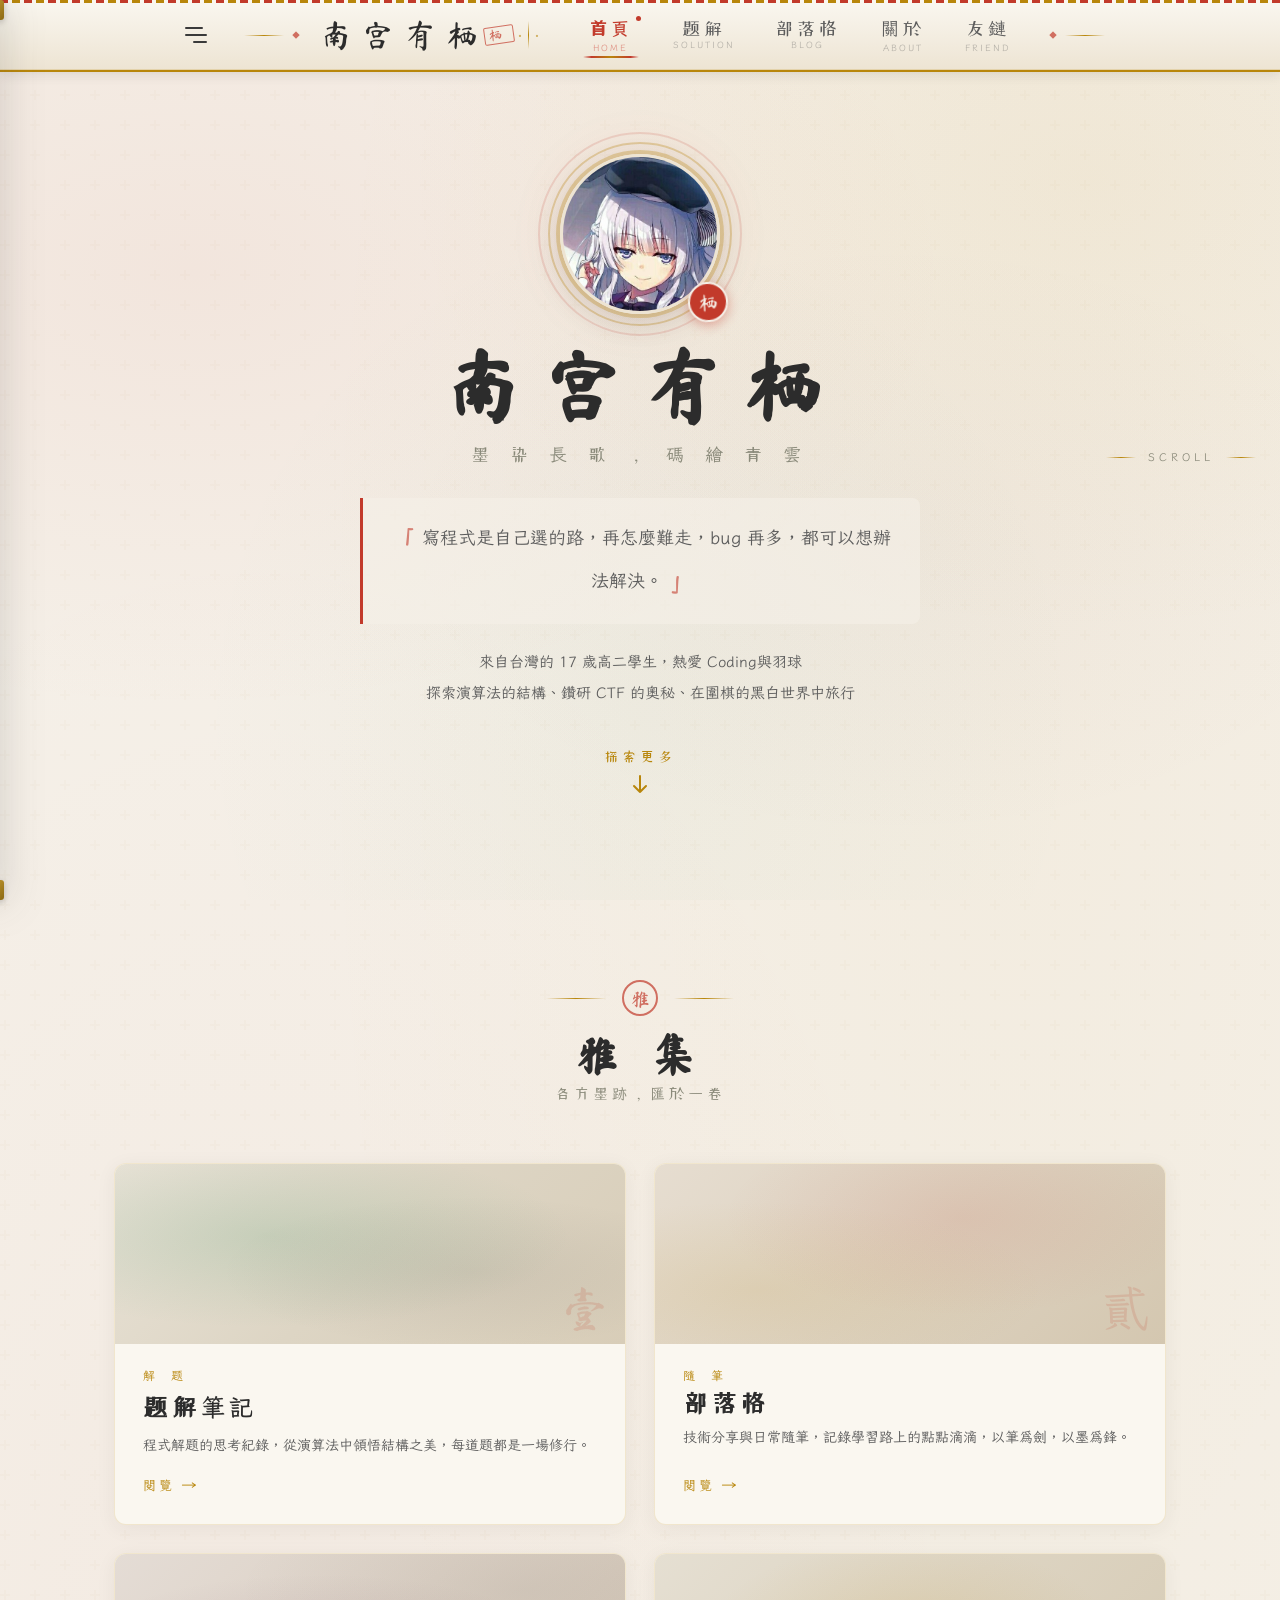
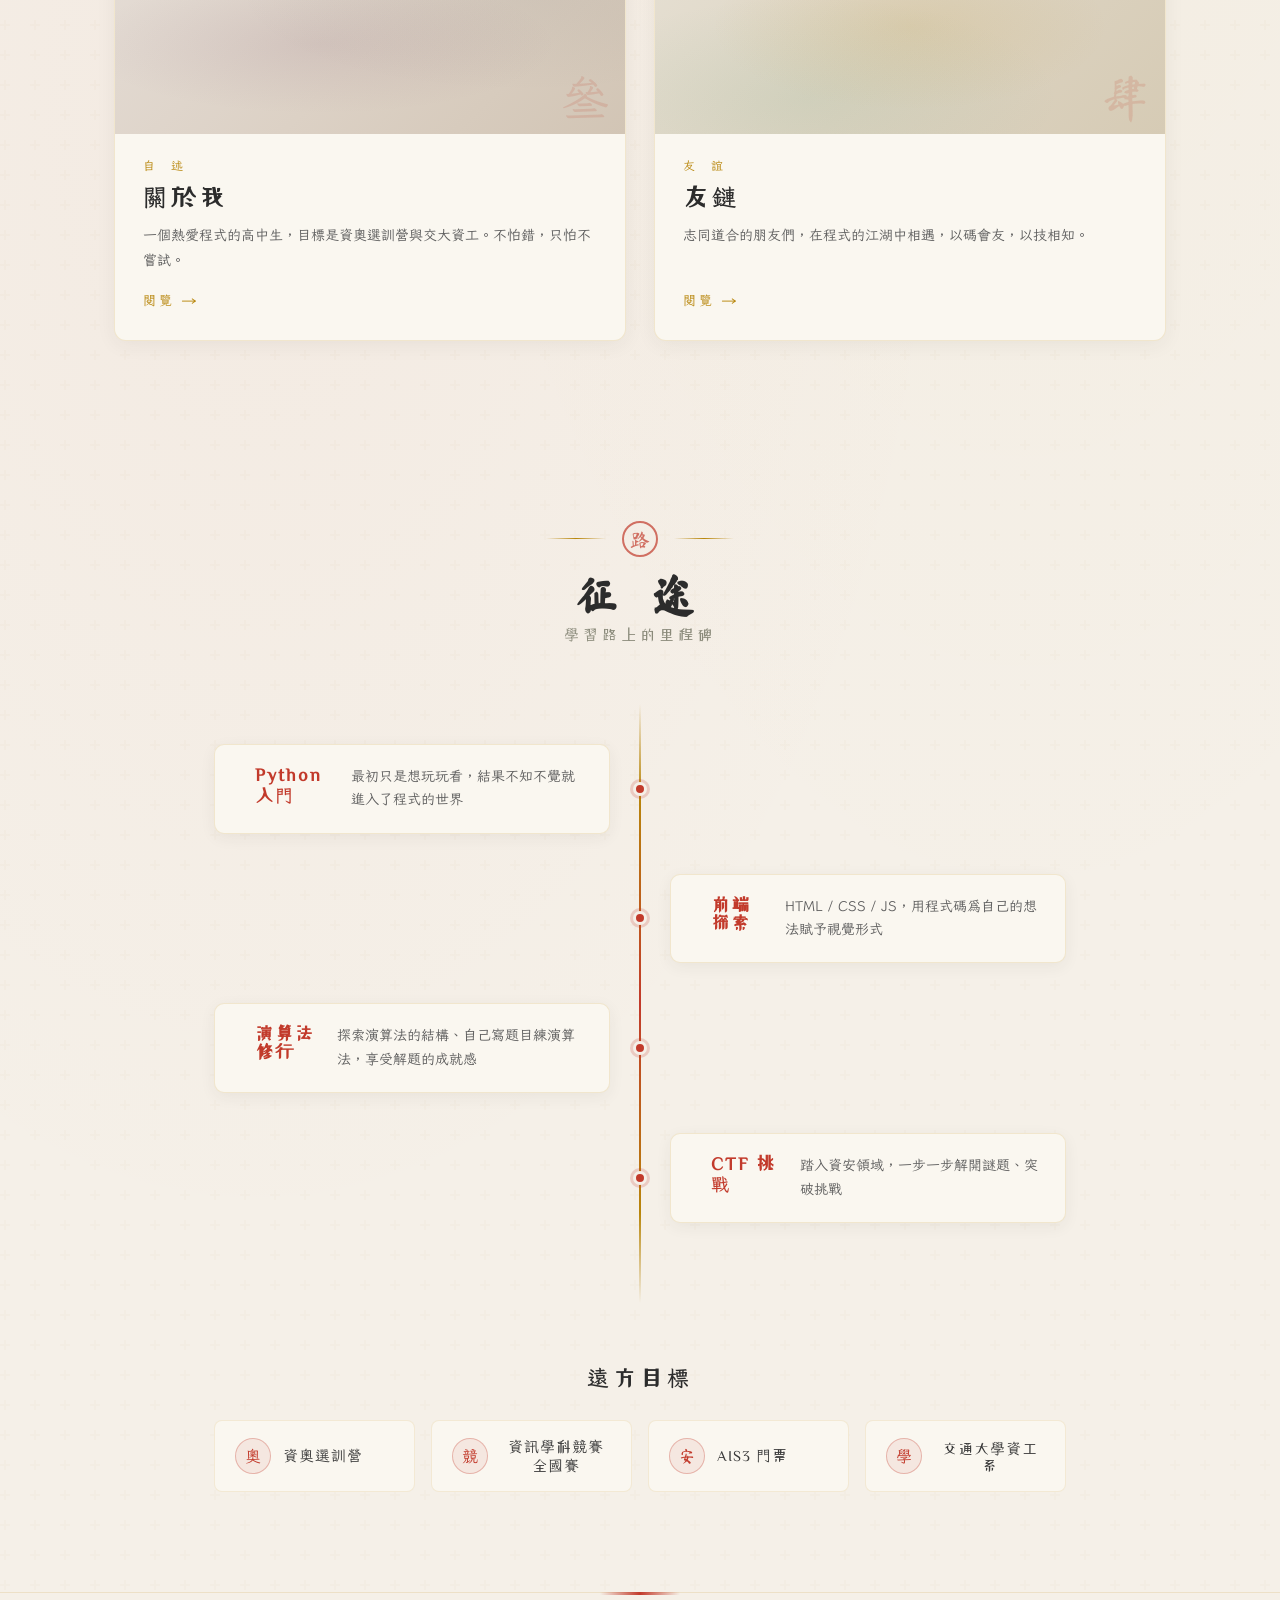
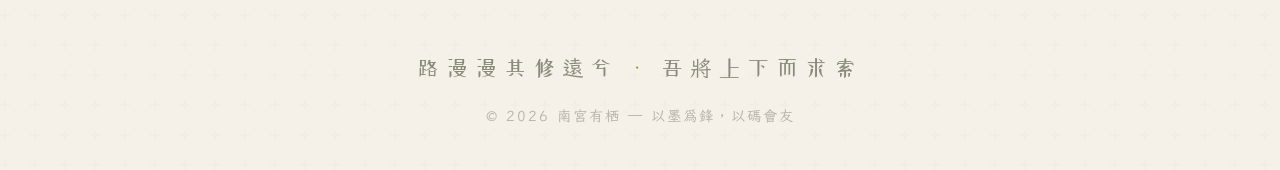
<file: index.html>
﻿<!DOCTYPE html>
<html lang="zh-TW">

<head>
    <meta charset="UTF-8">
    <meta name="viewport" content="width=device-width, initial-scale=1.0">
    <title>南宫有栖</title>
    <meta name="description" content="南宫有栖的個人部落格，一位來自台灣的高中生，熱愛 Coding、演算法與圍棋，用程式書寫自己的道路。">
    <link href="styles/style.css" rel="stylesheet" type="text/css" />
    <link href="styles/home.css" rel="stylesheet" type="text/css" />
    <link rel="preconnect" href="https://fonts.googleapis.com">
    <link rel="preconnect" href="https://fonts.gstatic.com" crossorigin>
    <link
        href="https://fonts.googleapis.com/css2?family=LXGW+WenKai+TC&family=Ma+Shan+Zheng&family=Noto+Serif+TC:wght@400;600;700&family=ZCOOL+XiaoWei&display=swap"
        rel="stylesheet">
</head>

<body class="home-body">
    <div id="page-transition" class="page-transition-overlay"></div>

    <nav class="top_list" id="main-nav">
        <div class="nav-inner">
            <div class="nav-ornament left-ornament">
                <span class="ornament-line"></span>
                <span class="ornament-diamond">&#9670;</span>
            </div>

            <a href="index.html" class="brand" id="brand-link">
                <span class="brand-char" style="animation-delay: 0s">南</span>
                <span class="brand-char" style="animation-delay: 0.1s">宫</span>
                <span class="brand-char" style="animation-delay: 0.2s">有</span>
                <span class="brand-char" style="animation-delay: 0.3s">栖</span>
            </a>

            <div class="nav-divider">
                <span class="divider-dot">&#8226;</span>
                <span class="divider-line"></span>
                <span class="divider-dot">&#8226;</span>
            </div>

            <div class="nav-links" id="nav-links">
                <a href="index.html" class="nav-link active" id="nav-home">
                    <span class="link-text">首頁</span>
                    <span class="link-sub">Home</span>
                </a>
                <a href="pages/solution.html" class="nav-link" id="nav-solution">
                    <span class="link-text">题解</span>
                    <span class="link-sub">Solution</span>
                </a>
                <a href="pages/blog.html" class="nav-link" id="nav-blog">
                    <span class="link-text">部落格</span>
                    <span class="link-sub">Blog</span>
                </a>
                <a href="pages/about.html" class="nav-link" id="nav-about">
                    <span class="link-text">關於</span>
                    <span class="link-sub">About</span>
                </a>
                <a href="pages/friend.html" class="nav-link" id="nav-friend">
                    <span class="link-text">友鏈</span>
                    <span class="link-sub">Friend</span>
                </a>
            </div>

            <div class="nav-ornament right-ornament">
                <span class="ornament-diamond">&#9670;</span>
                <span class="ornament-line"></span>
            </div>
        </div>
    </nav>

    <main>
        <section class="hero-section" id="hero">
            <div class="hero-ink-wash"></div>
            <div class="hero-particles" id="hero-particles"></div>

            <div class="hero-content">
                <div class="hero-avatar-wrap" id="hero-avatar">
                    <div class="avatar-ink-ring"></div>
                    <div class="avatar-ink-ring ring-2"></div>
                    <img src="images/owner_avatar.jpg" alt="南宫有栖" class="hero-avatar-img" />
                    <div class="avatar-seal">栖</div>
                </div>

                <h1 class="hero-title" id="hero-title">
                    <span class="hero-char" data-delay="0">南</span>
                    <span class="hero-char" data-delay="1">宫</span>
                    <span class="hero-char" data-delay="2">有</span>
                    <span class="hero-char" data-delay="3">栖</span>
                </h1>

                <p class="hero-subtitle" id="hero-subtitle">墨 染 長 歌 ， 碼 繪 青 雲</p>

                <div class="hero-quote" id="hero-quote">
                    <span class="quote-mark">「</span>
                    寫程式是自己選的路，再怎麼難走，bug 再多，都可以想辦法解決。
                    <span class="quote-mark">」</span>
                </div>

                <div class="hero-intro" id="hero-intro">
                    <p>來自台灣的 17 歲高二學生，熱愛 Coding與羽球</p>
                    <p>探索演算法的結構、鑽研 CTF 的奧秘、在圍棋的黑白世界中旅行</p>
                </div>

                <a href="#showcase" class="hero-scroll-btn" id="hero-scroll-btn">
                    <span class="scroll-text">探索更多</span>
                    <span class="scroll-arrow">
                        <svg width="24" height="24" viewBox="0 0 24 24" fill="none">
                            <path d="M12 4v16m0 0l-6-6m6 6l6-6" stroke="currentColor" stroke-width="2"
                                stroke-linecap="round" stroke-linejoin="round" />
                        </svg>
                    </span>
                </a>
            </div>

            <div class="hero-side-indicator">
                <span class="indicator-line"></span>
                <span class="indicator-text">SCROLL</span>
                <span class="indicator-line"></span>
            </div>
        </section>

        <section class="showcase-section" id="showcase">
            <div class="section-header">
                <div class="header-ornament">
                    <span class="orn-line"></span>
                    <span class="orn-seal">雅</span>
                    <span class="orn-line"></span>
                </div>
                <h2 class="section-title">雅 集</h2>
                <p class="section-desc">各方墨跡，匯於一卷</p>
            </div>

            <div class="showcase-grid">
                <a href="pages/solution.html" class="showcase-card" id="card-solution">
                    <div class="card-visual">
                        <div class="card-ink-bg ink-solution"></div>
                        <div class="card-number">壹</div>
                    </div>
                    <div class="card-content">
                        <span class="card-category">解 题</span>
                        <h3 class="card-title">题解筆記</h3>
                        <p class="card-desc">程式解题的思考紀錄，從演算法中領悟結構之美，每道题都是一場修行。</p>
                        <span class="card-link">
                            閱覽 <span class="card-arrow">→</span>
                        </span>
                    </div>
                </a>

                <a href="pages/blog.html" class="showcase-card" id="card-blog">
                    <div class="card-visual">
                        <div class="card-ink-bg ink-blog"></div>
                        <div class="card-number">貳</div>
                    </div>
                    <div class="card-content">
                        <span class="card-category">隨 筆</span>
                        <h3 class="card-title">部落格</h3>
                        <p class="card-desc">技術分享與日常隨筆，記錄學習路上的點點滴滴，以筆為劍，以墨為鋒。</p>
                        <span class="card-link">
                            閱覽 <span class="card-arrow">→</span>
                        </span>
                    </div>
                </a>

                <a href="pages/about.html" class="showcase-card" id="card-about">
                    <div class="card-visual">
                        <div class="card-ink-bg ink-about"></div>
                        <div class="card-number">叄</div>
                    </div>
                    <div class="card-content">
                        <span class="card-category">自 述</span>
                        <h3 class="card-title">關於我</h3>
                        <p class="card-desc">一個熱愛程式的高中生，目標是資奧選訓營與交大資工。不怕錯，只怕不嘗試。</p>
                        <span class="card-link">
                            閱覽 <span class="card-arrow">→</span>
                        </span>
                    </div>
                </a>

                <a href="pages/friend.html" class="showcase-card" id="card-friends">
                    <div class="card-visual">
                        <div class="card-ink-bg ink-friends"></div>
                        <div class="card-number">肆</div>
                    </div>
                    <div class="card-content">
                        <span class="card-category">友 誼</span>
                        <h3 class="card-title">友鏈</h3>
                        <p class="card-desc">志同道合的朋友們，在程式的江湖中相遇，以碼會友，以技相知。</p>
                        <span class="card-link">
                            閱覽 <span class="card-arrow">→</span>
                        </span>
                    </div>
                </a>
            </div>
        </section>

        <section class="journey-section" id="journey">
            <div class="section-header">
                <div class="header-ornament">
                    <span class="orn-line"></span>
                    <span class="orn-seal">路</span>
                    <span class="orn-line"></span>
                </div>
                <h2 class="section-title">征 途</h2>
                <p class="section-desc">學習路上的里程碑</p>
            </div>

            <div class="journey-timeline">
                <div class="timeline-line"></div>

                <div class="journey-item" data-side="left">
                    <div class="journey-dot"></div>
                    <div class="journey-card">
                        <span class="journey-icon"></span>
                        <h4 class="journey-title">Python 入門</h4>
                        <p class="journey-desc">最初只是想玩玩看，結果不知不覺就進入了程式的世界</p>
                    </div>
                </div>

                <div class="journey-item" data-side="right">
                    <div class="journey-dot"></div>
                    <div class="journey-card">
                        <span class="journey-icon"></span>
                        <h4 class="journey-title">前端探索</h4>
                        <p class="journey-desc">HTML / CSS / JS，用程式碼為自己的想法賦予視覺形式</p>
                    </div>
                </div>

                <div class="journey-item" data-side="left">
                    <div class="journey-dot"></div>
                    <div class="journey-card">
                        <span class="journey-icon"></span>
                        <h4 class="journey-title">演算法修行</h4>
                        <p class="journey-desc">探索演算法的結構、自己寫题目練演算法，享受解题的成就感</p>
                    </div>
                </div>

                <div class="journey-item" data-side="right">
                    <div class="journey-dot"></div>
                    <div class="journey-card">
                        <span class="journey-icon"></span>
                        <h4 class="journey-title">CTF 挑戰</h4>
                        <p class="journey-desc">踏入資安領域，一步一步解開謎题、突破挑戰</p>
                    </div>
                </div>
            </div>

            <div class="goals-section">
                <h3 class="goals-title"> 遠方目標</h3>
                <div class="goals-grid">
                    <div class="goal-item">
                        <span class="goal-seal">奧</span>
                        <span class="goal-text">資奧選訓營</span>
                    </div>
                    <div class="goal-item">
                        <span class="goal-seal">競</span>
                        <span class="goal-text">資訊學科競賽全國賽</span>
                    </div>
                    <div class="goal-item">
                        <span class="goal-seal">安</span>
                        <span class="goal-text">AIS3 門票</span>
                    </div>
                    <div class="goal-item">
                        <span class="goal-seal">學</span>
                        <span class="goal-text">交通大學資工系</span>
                    </div>
                </div>
            </div>
        </section>

        <footer class="home-footer" id="home-footer">
            <div class="footer-poem">
                <span class="poem-line">路漫漫其修遠兮</span>
                <span class="poem-divider">·</span>
                <span class="poem-line">吾將上下而求索</span>
            </div>
            <div class="footer-info">
                <p>&copy; 2026 南宫有栖 — 以墨為鋒，以碼會友</p>
            </div>
        </footer>
    </main>



    <script src="js/burger.js"></script>

    <script src="js/transition.js"></script>
    <script src="js/home.js"></script>
</body>

</html>
</file>
<file: styles/style.css>
:root {
    --ink-black: #2c2c2c;
    --ink-dark: #3a3a3a;
    --ink-medium: #5c5c5c;
    --ink-light: #8a8a7a;
    --paper-cream: #f5f0e8;
    --paper-warm: #ede4d3;
    --paper-light: #faf7f0;
    --vermillion: #c23a2b;
    --vermillion-light: #d4594c;
    --gold-ancient: #b8860b;
    --gold-light: #d4a843;
    --jade-green: #2e8b57;
    --plum-purple: #6b3a5d;
    --cloud-white: rgba(255, 255, 255, 0.85);
    --shadow-ink: rgba(44, 44, 44, 0.12);
    --shadow-deep: rgba(44, 44, 44, 0.25);

    --font-brand: 'Ma Shan Zheng', 'LXGW WenKai TC', 'KaiTi', cursive;
    --font-nav: 'ZCOOL XiaoWei', 'LXGW WenKai TC', 'Noto Serif TC', 'SimSun', serif;
    --font-body: 'LXGW WenKai TC', 'Noto Serif TC', 'SimSun', serif;
    --font-sub: 'LXGW WenKai TC', 'Noto Serif TC', Georgia, serif;

    --nav-height: 72px;
}

*, *::before, *::after {
    margin: 0;
    padding: 0;
    box-sizing: border-box;
}

body {
    background-color: var(--paper-cream);
    background-image:
        radial-gradient(ellipse at 20% 50%, rgba(194, 58, 43, 0.03) 0%, transparent 50%),
        radial-gradient(ellipse at 80% 20%, rgba(184, 134, 11, 0.04) 0%, transparent 50%),
        url("data:image/svg+xml,%3Csvg width='60' height='60' viewBox='0 0 60 60' xmlns='http://www.w3.org/2000/svg'%3E%3Cg fill='none' fill-rule='evenodd'%3E%3Cg fill='%23c4b59a' fill-opacity='0.06'%3E%3Cpath d='M36 34v-4h-2v4h-4v2h4v4h2v-4h4v-2h-4zm0-30V0h-2v4h-4v2h4v4h2V6h4V4h-4zM6 34v-4H4v4H0v2h4v4h2v-4h4v-2H6zM6 4V0H4v4H0v2h4v4h2V6h4V4H6z'/%3E%3C/g%3E%3C/g%3E%3C/svg%3E");
    font-family: var(--font-body);
    color: var(--ink-black);
    min-height: 100vh;
    overflow-x: hidden;
    padding-top: calc(var(--nav-height) + 20px);
}

.top_list {
    width: 100%;
    height: var(--nav-height);
    position: fixed;
    top: 0;
    left: 0;
    z-index: 1000;
    background: linear-gradient(
        180deg,
        var(--paper-light) 0%,
        var(--paper-warm) 100%
    );
    border-bottom: 2px solid var(--gold-ancient);
    box-shadow:
        0 2px 12px var(--shadow-ink),
        inset 0 -1px 0 rgba(184, 134, 11, 0.2);
}

.top_list::before {
    content: '';
    position: absolute;
    top: 0;
    left: 0;
    right: 0;
    height: 3px;
    background: repeating-linear-gradient(
        90deg,
        var(--vermillion) 0px,
        var(--vermillion) 8px,
        transparent 8px,
        transparent 12px,
        var(--gold-ancient) 12px,
        var(--gold-ancient) 20px,
        transparent 20px,
        transparent 24px
    );
}

.top_list::after {
    content: '';
    position: absolute;
    bottom: -1px;
    left: 0;
    right: 0;
    text-align: center;
    font-size: 6px;
    color: var(--gold-light);
    letter-spacing: 2px;
    opacity: 0.5;
    overflow: hidden;
    white-space: nowrap;
}

.nav-inner {
    max-width: 1200px;
    margin: 0 auto;
    height: 100%;
    display: flex;
    align-items: center;
    justify-content: center;
    padding: 0 24px;
    gap: 20px;
}

.nav-ornament {
    display: flex;
    align-items: center;
    gap: 8px;
    flex-shrink: 0;
}

.ornament-line {
    display: block;
    width: 40px;
    height: 1px;
    background: linear-gradient(
        90deg,
        transparent,
        var(--gold-ancient),
        transparent
    );
}

.ornament-diamond {
    color: var(--vermillion);
    font-size: 8px;
    opacity: 0.7;
    animation: diamondPulse 3s ease-in-out infinite;
}

@keyframes diamondPulse {
    0%, 100% { opacity: 0.4; transform: scale(1); }
    50% { opacity: 0.9; transform: scale(1.3); }
}

.brand {
    font-family: var(--font-brand);
    font-size: 32px;
    color: var(--ink-black);
    text-decoration: none;
    letter-spacing: 8px;
    position: relative;
    display: flex;
    gap: 2px;
    flex-shrink: 0;
    transition: color 0.4s ease;
}

.brand:hover {
    color: var(--vermillion);
}

.brand-char {
    display: inline-block;
    animation: brushStroke 0.8s ease-out both;
    transition: transform 0.3s ease, color 0.3s ease;
}

.brand:hover .brand-char {
    animation: charFloat 1.5s ease-in-out infinite;
}

.brand:hover .brand-char:nth-child(1) { animation-delay: 0s; }
.brand:hover .brand-char:nth-child(2) { animation-delay: 0.1s; }
.brand:hover .brand-char:nth-child(3) { animation-delay: 0.2s; }
.brand:hover .brand-char:nth-child(4) { animation-delay: 0.3s; }

@keyframes brushStroke {
    0% {
        opacity: 0;
        transform: translateY(-10px) scaleY(0.3);
        filter: blur(2px);
    }
    60% {
        opacity: 1;
        transform: translateY(2px) scaleY(1.05);
        filter: blur(0);
    }
    100% {
        opacity: 1;
        transform: translateY(0) scaleY(1);
        filter: blur(0);
    }
}

@keyframes charFloat {
    0%, 100% { transform: translateY(0); }
    50% { transform: translateY(-4px); }
}

.brand::after {
    content: '\6816';
    position: absolute;
    right: -28px;
    top: 50%;
    transform: translateY(-50%) rotate(-8deg);
    font-size: 14px;
    font-family: var(--font-brand);
    color: var(--vermillion);
    border: 1.5px solid var(--vermillion);
    padding: 1px 3px;
    line-height: 1;
    opacity: 0.7;
    border-radius: 2px;
    transition: opacity 0.3s ease;
}

.brand:hover::after {
    opacity: 1;
}

.nav-divider {
    display: flex;
    align-items: center;
    gap: 6px;
    margin: 0 12px;
    flex-shrink: 0;
}

.divider-dot {
    color: var(--gold-ancient);
    font-size: 10px;
    opacity: 0.6;
}

.divider-line {
    display: block;
    width: 1px;
    height: 28px;
    background: linear-gradient(
        180deg,
        transparent,
        var(--gold-ancient),
        transparent
    );
}

.nav-links {
    display: flex;
    align-items: center;
    gap: 4px;
}

.nav-link {
    font-family: var(--font-nav);
    text-decoration: none;
    color: var(--ink-medium);
    padding: 8px 18px;
    position: relative;
    display: flex;
    flex-direction: column;
    align-items: center;
    gap: 2px;
    border-radius: 4px;
    transition: all 0.35s ease;
    overflow: hidden;
}

.link-text {
    font-size: 18px;
    letter-spacing: 4px;
    position: relative;
    z-index: 1;
    transition: color 0.35s ease, transform 0.35s ease;
}

.link-sub {
    font-size: 9px;
    font-family: var(--font-sub);
    text-transform: uppercase;
    letter-spacing: 2px;
    opacity: 0.4;
    position: relative;
    z-index: 1;
    transition: opacity 0.35s ease, color 0.35s ease;
}

.nav-link::before {
    content: '';
    position: absolute;
    top: 50%;
    left: 50%;
    width: 0;
    height: 0;
    background: radial-gradient(
        circle,
        rgba(194, 58, 43, 0.08) 0%,
        rgba(194, 58, 43, 0.03) 50%,
        transparent 70%
    );
    border-radius: 50%;
    transform: translate(-50%, -50%);
    transition: width 0.5s ease, height 0.5s ease;
}

.nav-link::after {
    content: '';
    position: absolute;
    bottom: 4px;
    left: 50%;
    transform: translateX(-50%) scaleX(0);
    width: 70%;
    height: 2px;
    background: linear-gradient(
        90deg,
        transparent,
        var(--vermillion) 20%,
        var(--vermillion) 80%,
        transparent
    );
    border-radius: 1px;
    transition: transform 0.4s cubic-bezier(0.4, 0, 0.2, 1);
    transform-origin: center;
}

.nav-link:hover {
    color: var(--vermillion);
}

.nav-link:hover .link-text {
    color: var(--vermillion);
    transform: translateY(-1px);
}

.nav-link:hover .link-sub {
    opacity: 0.7;
    color: var(--vermillion-light);
}

.nav-link:hover::before {
    width: 120px;
    height: 120px;
}

.nav-link:hover::after {
    transform: translateX(-50%) scaleX(1);
}

.nav-link.active {
    color: var(--vermillion);
}

.nav-link.active .link-text {
    color: var(--vermillion);
    font-weight: 600;
}

.nav-link.active .link-sub {
    opacity: 0.6;
    color: var(--vermillion-light);
}

.nav-link.active::after {
    transform: translateX(-50%) scaleX(1);
    height: 2.5px;
    background: linear-gradient(
        90deg,
        transparent,
        var(--vermillion) 15%,
        var(--gold-ancient) 50%,
        var(--vermillion) 85%,
        transparent
    );
}

.nav-link.active::before {
    content: '';
    position: absolute;
    top: 8px;
    right: 10px;
    width: 5px;
    height: 5px;
    background: var(--vermillion);
    border-radius: 50%;
    animation: activeDot 2s ease-in-out infinite;
    transform: none;
    left: auto;
}

@keyframes activeDot {
    0%, 100% { opacity: 0.6; transform: scale(1); }
    50% { opacity: 1; transform: scale(1.3); }
}

#content {
    max-width: 860px;
    margin: 0 auto;
    padding: 20px 24px 60px;
}

.loading-text {
    text-align: center;
    color: var(--ink-light);
    font-family: var(--font-nav);
    font-size: 16px;
    padding: 60px 0;
    letter-spacing: 2px;
}

.error-msg {
    text-align: center;
    color: var(--vermillion);
    font-family: var(--font-nav);
    padding: 60px 0;
}

.error-msg a {
    color: var(--gold-ancient);
    text-decoration: none;
    display: inline-block;
    margin-top: 16px;
    transition: color 0.3s ease;
}

.error-msg a:hover {
    color: var(--vermillion);
}

.post-list-header {
    text-align: center;
    margin-bottom: 40px;
    padding-bottom: 24px;
    border-bottom: 1px solid rgba(184, 134, 11, 0.2);
    position: relative;
}

.post-list-header::after {
    content: '';
    position: absolute;
    bottom: -1px;
    left: 50%;
    transform: translateX(-50%);
    width: 60px;
    height: 3px;
    background: linear-gradient(90deg, transparent, var(--vermillion), transparent);
    border-radius: 2px;
}

.post-list-title {
    font-family: var(--font-brand);
    font-size: 36px;
    color: var(--ink-black);
    letter-spacing: 8px;
    margin-bottom: 8px;
}

.post-list-count {
    font-family: var(--font-nav);
    font-size: 14px;
    color: var(--ink-light);
    letter-spacing: 2px;
}

.post-list {
    display: flex;
    flex-direction: column;
    gap: 20px;
}

.pagination {
    margin-top: 28px;
    display: flex;
    flex-wrap: wrap;
    align-items: center;
    justify-content: center;
    gap: 10px;
}

.pagination-link {
    display: inline-block;
    text-decoration: none;
    color: var(--ink-medium);
    background: var(--paper-light);
    border: 1px solid rgba(184, 134, 11, 0.25);
    border-radius: 999px;
    padding: 6px 14px;
    font-family: var(--font-nav);
    font-size: 14px;
    letter-spacing: 1px;
    transition: all 0.25s ease;
}

.pagination-link:hover {
    color: var(--vermillion);
    border-color: rgba(194, 58, 43, 0.35);
    transform: translateY(-1px);
}

.pagination-link.page-number {
    min-width: 38px;
    text-align: center;
    padding: 6px 0;
}

.pagination-link.active {
    color: var(--paper-light);
    background: linear-gradient(90deg, var(--vermillion), var(--vermillion-light));
    border-color: transparent;
    box-shadow: 0 4px 10px rgba(194, 58, 43, 0.2);
    pointer-events: none;
}

.pagination-ellipsis {
    color: var(--ink-light);
    padding: 0 2px;
    letter-spacing: 2px;
    font-family: var(--font-nav);
}

.post-card {
    display: flex;
    text-decoration: none;
    color: var(--ink-black);
    background: var(--paper-light);
    border: 1px solid rgba(184, 134, 11, 0.15);
    border-radius: 8px;
    overflow: hidden;
    transition: all 0.4s ease;
    position: relative;
    box-shadow: 0 2px 8px rgba(44, 44, 44, 0.06);
}

.post-card::before {
    content: '';
    position: absolute;
    top: 0;
    left: 0;
    width: 3px;
    height: 100%;
    background: linear-gradient(180deg, var(--vermillion), var(--gold-ancient));
    opacity: 0;
    transition: opacity 0.4s ease;
}

.post-card:hover {
    border-color: rgba(194, 58, 43, 0.3);
    box-shadow: 0 6px 24px rgba(44, 44, 44, 0.12);
    transform: translateY(-2px);
}

.post-card:hover::before {
    opacity: 1;
}

.post-card-body {
    flex: 1;
    padding: 24px 28px;
}

.post-card-meta {
    display: flex;
    flex-wrap: wrap;
    gap: 16px;
    margin-bottom: 12px;
}

.meta-item {
    font-family: var(--font-sub);
    font-size: 13px;
    color: var(--ink-light);
    display: flex;
    align-items: center;
    gap: 5px;
    letter-spacing: 0.5px;
}

.meta-icon {
    font-size: 12px;
    opacity: 0.7;
}

.post-card-title {
    font-family: var(--font-nav);
    font-size: 22px;
    color: var(--vermillion);
    letter-spacing: 2px;
    margin-bottom: 10px;
    transition: color 0.3s ease;
    line-height: 1.5;
}

.post-card:hover .post-card-title {
    color: var(--vermillion-light);
}

.post-card-desc {
    font-family: var(--font-body);
    font-size: 14px;
    color: var(--ink-medium);
    line-height: 1.8;
    display: -webkit-box;
    -webkit-line-clamp: 3;
    line-clamp: 3;
    -webkit-box-orient: vertical;
    overflow: hidden;
    margin-bottom: 12px;
}

.post-card-tags {
    display: flex;
    flex-wrap: wrap;
    gap: 8px;
}

.tag {
    font-family: var(--font-sub);
    font-size: 12px;
    color: var(--gold-ancient);
    background: rgba(184, 134, 11, 0.08);
    border: 1px solid rgba(184, 134, 11, 0.2);
    padding: 3px 12px;
    border-radius: 20px;
    letter-spacing: 1px;
    transition: all 0.3s ease;
}

.post-card:hover .tag {
    background: rgba(194, 58, 43, 0.06);
    border-color: rgba(194, 58, 43, 0.2);
    color: var(--vermillion);
}

.back-link {
    display: inline-block;
    font-family: var(--font-nav);
    font-size: 14px;
    color: var(--gold-ancient);
    text-decoration: none;
    letter-spacing: 1px;
    margin-bottom: 24px;
    padding: 6px 0;
    transition: color 0.3s ease;
}

.back-link:hover {
    color: var(--vermillion);
}

.article-header {
    margin-bottom: 32px;
    padding-bottom: 24px;
    border-bottom: 1px solid rgba(184, 134, 11, 0.2);
}

.article-title {
    font-family: var(--font-brand);
    font-size: 32px;
    color: var(--ink-black);
    letter-spacing: 4px;
    margin-bottom: 16px;
    line-height: 1.4;
}

.article-meta {
    display: flex;
    flex-wrap: wrap;
    gap: 20px;
    margin-bottom: 12px;
}

.article-tags {
    display: flex;
    flex-wrap: wrap;
    gap: 8px;
    margin-top: 8px;
}

.article-body {
    font-family: var(--font-body);
    font-size: 16px;
    line-height: 2;
    color: var(--ink-dark);
}

.article-body h1,
.article-body h2,
.article-body h3 {
    font-family: var(--font-nav);
    color: var(--ink-black);
    margin-top: 32px;
    margin-bottom: 16px;
    letter-spacing: 2px;
}

.article-body h1 {
    font-size: 28px;
    padding-bottom: 12px;
    border-bottom: 1px solid rgba(184, 134, 11, 0.2);
}

.article-body h2 {
    font-size: 22px;
}

.article-body h3 {
    font-size: 18px;
}

.article-body p {
    margin-bottom: 16px;
}

.article-body code {
    font-family: 'Consolas', 'Courier New', monospace;
    background: rgba(184, 134, 11, 0.08);
    padding: 2px 6px;
    border-radius: 3px;
    font-size: 14px;
    color: var(--vermillion);
}

.article-body pre {
    background: var(--ink-black);
    color: var(--paper-cream);
    padding: 20px 24px;
    border-radius: 8px;
    overflow-x: auto;
    margin: 20px 0;
    border-left: 3px solid var(--vermillion);
}

.article-body pre code {
    background: none;
    color: inherit;
    padding: 0;
    font-size: 14px;
}

.article-body blockquote {
    border-left: 3px solid var(--gold-ancient);
    padding: 12px 20px;
    margin: 20px 0;
    background: rgba(184, 134, 11, 0.04);
    color: var(--ink-medium);
    border-radius: 0 6px 6px 0;
}

.article-body a {
    color: var(--vermillion);
    text-decoration: none;
    border-bottom: 1px dashed var(--vermillion);
    transition: border-color 0.3s ease;
}

.article-body a:hover {
    border-bottom-style: solid;
}

.article-body img {
    max-width: 100%;
    border-radius: 6px;
    margin: 16px 0;
}

.article-body ul,
.article-body ol {
    padding-left: 24px;
    margin-bottom: 16px;
}

.article-body li {
    margin-bottom: 6px;
}

.article-body .katex-display {
    overflow-x: auto;
    overflow-y: hidden;
    padding: 4px 0;
}

::-webkit-scrollbar {
    width: 8px;
}

::-webkit-scrollbar-track {
    background: var(--paper-cream);
}

::-webkit-scrollbar-thumb {
    background: linear-gradient(
        180deg,
        var(--gold-ancient),
        var(--ink-light)
    );
    border-radius: 4px;
}

::-webkit-scrollbar-thumb:hover {
    background: var(--vermillion);
}

::selection {
    background: rgba(194, 58, 43, 0.2);
    color: var(--ink-black);
}

/* Category Grid (solution.html) */
.category-grid {
    display: grid;
    grid-template-columns: repeat(auto-fit, minmax(280px, 1fr));
    gap: 32px;
    margin-top: 40px;
}

.category-card {
    display: flex;
    flex-direction: column;
    align-items: center;
    justify-content: center;
    background: var(--paper-light);
    border: 1px solid rgba(184, 134, 11, 0.2);
    border-radius: 8px;
    padding: 40px 24px;
    text-decoration: none;
    color: var(--ink-black);
    position: relative;
    overflow: hidden;
    transition: all 0.4s cubic-bezier(0.4, 0, 0.2, 1);
    box-shadow: 0 4px 12px rgba(44, 44, 44, 0.05);
}

.category-card::before {
    content: '';
    position: absolute;
    top: 0;
    left: 0;
    width: 100%;
    height: 100%;
    background: radial-gradient(circle at center, rgba(194, 58, 43, 0.03) 0%, transparent 70%);
    opacity: 0;
    transition: opacity 0.5s ease;
}

.category-card::after {
    content: '';
    position: absolute;
    bottom: 0;
    left: 50%;
    transform: translateX(-50%);
    width: 0;
    height: 3px;
    background: linear-gradient(90deg, transparent, var(--vermillion), transparent);
    transition: width 0.4s ease;
}

.category-card:hover {
    transform: translateY(-5px);
    box-shadow: 0 12px 24px rgba(44, 44, 44, 0.1);
    border-color: rgba(194, 58, 43, 0.3);
}

.category-card:hover::before {
    opacity: 1;
}

.category-card:hover::after {
    width: 80%;
}

.category-icon {
    width: 80px;
    height: 80px;
    border: 2px dashed rgba(184, 134, 11, 0.5);
    border-radius: 50%;
    display: flex;
    align-items: center;
    justify-content: center;
    margin-bottom: 24px;
    position: relative;
    background: var(--paper-warm);
    transition: transform 0.6s cubic-bezier(0.4, 0, 0.2, 1), border-color 0.3s ease, border-style 0.3s ease;
}

.category-card:hover .category-icon {
    transform: rotate(15deg) scale(1.05);
    border-color: var(--vermillion);
    border-style: solid;
}

.category-seal {
    font-family: var(--font-brand);
    font-size: 36px;
    color: var(--vermillion);
    opacity: 0.8;
}

.category-name {
    font-family: var(--font-nav);
    font-size: 26px;
    letter-spacing: 4px;
    margin-bottom: 12px;
    color: var(--ink-black);
    transition: color 0.3s ease;
}

.category-card:hover .category-name {
    color: var(--vermillion);
}

.category-desc {
    font-family: var(--font-body);
    font-size: 14px;
    color: var(--ink-medium);
    text-align: center;
    line-height: 1.6;
    margin-bottom: 20px;
}

.category-arrow {
    font-family: var(--font-nav);
    font-size: 24px;
    color: var(--gold-ancient);
    opacity: 0;
    transform: translateX(-15px);
    transition: all 0.4s cubic-bezier(0.4, 0, 0.2, 1);
}

.category-card:hover .category-arrow {
    opacity: 1;
    transform: translateX(0);
    color: var(--vermillion);
}

/* Blog Layout (Two Column) */
.blog-layout {
    max-width: 1160px;
    margin: 0 auto;
    padding: 20px 24px 60px;
    display: flex;
    gap: 40px;
    align-items: flex-start;
}

.blog-sidebar {
    width: 280px;
    flex-shrink: 0;
    position: sticky;
    top: calc(var(--nav-height) + 20px);
}

.blog-main {
    flex: 1;
    min-width: 0;
}

.blog-main #content {
    /* override #content properties here since it is wrapped in .blog-main */
    padding: 0;
    margin: 0;
    max-width: none;
}

/* Sidebar Widgets */
.sidebar-widget {
    background: var(--paper-light);
    border: 1px solid rgba(184, 134, 11, 0.15);
    border-radius: 8px;
    padding: 24px;
    margin-bottom: 24px;
    box-shadow: 0 2px 8px rgba(44, 44, 44, 0.05);
}

.widget-title {
    font-family: var(--font-nav);
    font-size: 20px;
    color: var(--vermillion);
    margin-bottom: 16px;
    border-bottom: 1px dashed rgba(184, 134, 11, 0.2);
    padding-bottom: 8px;
    letter-spacing: 2px;
}

.search-box {
    display: flex;
    align-items: center;
    border: 1px solid rgba(184, 134, 11, 0.3);
    border-radius: 4px;
    background: var(--paper-cream);
    overflow: hidden;
    transition: border-color 0.3s ease;
}

.search-box:focus-within {
    border-color: var(--vermillion);
}

.search-input {
    flex: 1;
    border: none;
    background: transparent;
    padding: 10px 12px;
    font-family: var(--font-body);
    font-size: 14px;
    color: var(--ink-black);
    outline: none;
}

.search-btn {
    background: transparent;
    border: none;
    padding: 10px 12px;
    cursor: pointer;
    font-size: 14px;
    color: var(--ink-medium);
    transition: color 0.3s;
}

.search-btn:hover {
    color: var(--vermillion);
}

.tags-cloud {
    display: flex;
    flex-wrap: wrap;
    gap: 8px;
}

.tags-cloud .tag {
    text-decoration: none;
    display: inline-block;
}

.tags-cloud .tag.active {
    background: rgba(194, 58, 43, 0.1);
    border-color: rgba(194, 58, 43, 0.4);
    color: var(--vermillion);
}

@media (max-width: 900px) {
    .nav-ornament {
        display: none;
    }

    .nav-inner {
        justify-content: space-between;
        padding: 0 16px;
    }

    .brand {
        font-size: 26px;
        letter-spacing: 4px;
    }

    .brand::after {
        display: none;
    }

    .nav-link {
        padding: 8px 12px;
    }

    .link-text {
        font-size: 15px;
        letter-spacing: 2px;
    }

    .link-sub {
        display: none;
    }
}

@media (max-width: 600px) {
    :root {
        --nav-height: 60px;
    }

    .nav-divider {
        display: none;
    }

    .nav-inner {
        flex-direction: row;
        gap: 8px;
    }

    .brand {
        font-size: 22px;
        letter-spacing: 2px;
    }

    .nav-links {
        gap: 0;
    }

    .nav-link {
        padding: 6px 8px;
    }

    .link-text {
        font-size: 13px;
        letter-spacing: 1px;
    }

    #content {
        padding: 16px 16px 40px;
    }

    .post-list-title {
        font-size: 28px;
        letter-spacing: 4px;
    }

    .post-card-body {
        padding: 16px 20px;
    }

    .post-card-title {
        font-size: 18px;
    }

    .pagination {
        gap: 8px;
    }

    .pagination-link {
        font-size: 13px;
        padding: 6px 12px;
    }

    .pagination-link.page-number {
        min-width: 34px;
    }

    .article-title {
        font-size: 26px;
    }

    .blog-layout {
        flex-direction: column-reverse;
        padding: 16px;
        gap: 24px;
    }
    .blog-sidebar {
        width: 100%;
        position: relative;
        top: 0;
    }
}

/* Page Transition Overlay (古風翻頁動畫) */
.page-transition-overlay {
    position: fixed;
    top: 0;
    left: 0;
    width: 100vw;
    height: 100vh;
    background-color: var(--paper-warm);
    background-image: 
        radial-gradient(ellipse at 20% 50%, rgba(194, 58, 43, 0.05) 0%, transparent 60%),
        radial-gradient(ellipse at 80% 20%, rgba(184, 134, 11, 0.06) 0%, transparent 60%);
    z-index: 9999;
    pointer-events: none;
    transform-origin: right center;
    transform-style: preserve-3d;
    backface-visibility: hidden;
    box-shadow: -10px 0 30px rgba(44, 44, 44, 0.2);
    display: flex;
    align-items: center;
    justify-content: center;
}

/* 加裝訂線點綴 */
.page-transition-overlay::after {
    content: '';
    position: absolute;
    right: 0;
    top: 0;
    width: 4px;
    height: 100%;
    background: linear-gradient(to right, rgba(184, 134, 11, 0.4), rgba(194, 58, 43, 0.6));
    border-left: 1px solid rgba(44, 44, 44, 0.1);
}

/* 載入進場時：從蓋滿畫面翻開至右側 */
.page-transition-overlay.is-entering {
    animation: pageFlipOpen 0.8s cubic-bezier(0.645, 0.045, 0.355, 1) forwards;
}

/* 點擊跳轉離開時：從右側翻過來蓋滿畫面 */
.page-transition-overlay.is-leaving {
    animation: pageFlipClose 0.8s cubic-bezier(0.645, 0.045, 0.355, 1) forwards;
}

@keyframes pageFlipOpen {
    0% {
        transform: perspective(1500px) rotateY(0deg);
        opacity: 1;
    }
    100% {
        transform: perspective(1500px) rotateY(90deg);
        opacity: 0;
    }
}

@keyframes pageFlipClose {
    0% {
        transform: perspective(1500px) rotateY(90deg);
        opacity: 0;
    }
    100% {
        transform: perspective(1500px) rotateY(0deg);
        opacity: 1;
    }
}

/* 翻頁動畫中：大大的栖字與陽刻印章 */
.transition-seal-container {
    position: relative;
    display: flex;
    align-items: center;
    justify-content: center;
}

.transition-seal {
    font-family: var(--font-brand); /* 使用馬善政毛筆字體 */
    font-size: min(35vw, 250px);
    color: transparent; /* 內部透明 */
    -webkit-text-stroke: 4px var(--vermillion); /* 字體線為紅色 */
    width: min(50vw, 360px);
    height: min(50vw, 360px);
    
    /* 陽刻章外框設計，雙層線條 */
    border: 8px solid var(--vermillion);
    border-radius: 50%;
    box-shadow: 
        inset 0 0 0 6px var(--paper-warm), 
        inset 0 0 0 12px var(--vermillion);
        
    display: flex;
    align-items: center;
    justify-content: center;
    
    /* 古風斑駁與微透感 */
    background: transparent;
    opacity: 0.85;
}

/* 友鏈卡片 (Friend Cards) */
.friend-grid {
    display: grid;
    grid-template-columns: repeat(auto-fill, minmax(320px, 1fr));
    gap: 24px;
    margin-top: 32px;
}

.friend-card {
    display: flex;
    align-items: center;
    background: var(--paper-light);
    border: 1px solid rgba(184, 134, 11, 0.15);
    border-radius: 12px;
    padding: 20px 24px;
    text-decoration: none;
    transition: all 0.4s cubic-bezier(0.4, 0, 0.2, 1);
    box-shadow: 0 4px 12px rgba(44, 44, 44, 0.04);
}

.friend-card:hover {
    transform: translateY(-4px);
    box-shadow: 0 10px 24px rgba(44, 44, 44, 0.08);
    border-color: rgba(194, 58, 43, 0.3);
}

.friend-avatar {
    width: 68px;
    height: 68px;
    border-radius: 16px; /* 圓潤的方角 */
    object-fit: cover;
    margin-right: 20px;
    border: 2px solid rgba(184, 134, 11, 0.2);
    transition: transform 0.6s cubic-bezier(0.4, 0, 0.2, 1);
    box-shadow: 0 2px 8px rgba(44, 44, 44, 0.1);
}

.friend-card:hover .friend-avatar {
    transform: rotate(360deg);
    border-color: rgba(194, 58, 43, 0.4);
}

.friend-info {
    flex: 1;
    min-width: 0;
}

.friend-name {
    font-family: var(--font-nav);
    font-size: 20px;
    color: var(--vermillion);
    font-weight: bold;
    margin-bottom: 8px;
    white-space: nowrap;
    overflow: hidden;
    text-overflow: ellipsis;
    transition: color 0.3s ease;
    letter-spacing: 1px;
}

.friend-card:hover .friend-name {
    color: var(--vermillion-light);
}

.friend-desc {
    font-family: var(--font-body);
    font-size: 14px;
    color: var(--ink-light);
    line-height: 1.5;
    white-space: nowrap;
    overflow: hidden;
    text-overflow: ellipsis;
}


/* ========================================
   BURGER MENU 古卷側邊欄
   ======================================== */

/* --- Burger Button --- */
.burger-btn {
    display: flex;
    flex-direction: column;
    justify-content: center;
    align-items: center;
    gap: 5px;
    width: 40px;
    height: 40px;
    background: none;
    border: none;
    cursor: pointer;
    padding: 6px;
    z-index: 10002;
    position: relative;
    flex-shrink: 0;
    margin-right: 8px;
}

.burger-line {
    display: block;
    width: 22px;
    height: 2px;
    background: var(--ink-dark);
    border-radius: 2px;
    transition: all 0.4s cubic-bezier(0.4, 0, 0.2, 1);
    transform-origin: center;
}

.burger-line:nth-child(1) {
    width: 18px;
    align-self: flex-start;
    margin-left: 3px;
}

.burger-line:nth-child(3) {
    width: 14px;
    align-self: flex-end;
    margin-right: 3px;
}

.burger-btn:hover .burger-line {
    background: var(--vermillion);
}

.burger-btn:hover .burger-line:nth-child(1),
.burger-btn:hover .burger-line:nth-child(3) {
    width: 22px;
    align-self: center;
    margin: 0;
}

/* Burger -> X animation */
.burger-btn.is-open .burger-line:nth-child(1) {
    width: 22px;
    align-self: center;
    margin: 0;
    transform: translateY(7px) rotate(45deg);
    background: var(--vermillion);
}

.burger-btn.is-open .burger-line:nth-child(2) {
    opacity: 0;
    transform: scaleX(0);
}

.burger-btn.is-open .burger-line:nth-child(3) {
    width: 22px;
    align-self: center;
    margin: 0;
    transform: translateY(-7px) rotate(-45deg);
    background: var(--vermillion);
}

/* --- Overlay --- */
.scroll-overlay {
    position: fixed;
    top: 0;
    left: 0;
    width: 100%;
    height: 100%;
    background: rgba(44, 44, 44, 0.3);
    backdrop-filter: blur(2px);
    -webkit-backdrop-filter: blur(2px);
    z-index: 9999;
    opacity: 0;
    visibility: hidden;
    transition: opacity 0.5s ease, visibility 0.5s ease;
}

.scroll-overlay.is-open {
    opacity: 1;
    visibility: visible;
}

/* --- Sidebar (Scroll) --- */
.scroll-sidebar {
    position: fixed;
    top: 0;
    left: 0;
    width: 320px;
    height: 100vh;
    z-index: 10001;
    display: flex;
    transform: translateX(-100%);
    transition: transform 0.6s cubic-bezier(0.22, 1, 0.36, 1);
    filter: drop-shadow(4px 0 20px rgba(44, 44, 44, 0.15));
}

.scroll-sidebar.is-open {
    transform: translateX(0);
}

/* --- Scroll Rod (right edge decoration) --- */
.scroll-rod {
    width: 18px;
    flex-shrink: 0;
    background:
        linear-gradient(180deg,
            #b8860b 0%,
            #d4a838 3%,
            #c9952e 8%,
            #a67728 15%,
            #c9952e 50%,
            #a67728 85%,
            #c9952e 92%,
            #d4a838 97%,
            #b8860b 100%
        );
    position: relative;
    border-left: 1px solid rgba(184, 134, 11, 0.4);
    box-shadow: inset -2px 0 6px rgba(0, 0, 0, 0.15);
    order: 1;
}

.scroll-rod::before,
.scroll-rod::after {
    content: '';
    position: absolute;
    left: -3px;
    width: 24px;
    height: 20px;
    background: linear-gradient(135deg, #d4a838 0%, #8b6914 100%);
    border-radius: 3px;
    box-shadow: 0 2px 6px rgba(0, 0, 0, 0.2);
}

.scroll-rod::before { top: 0; }
.scroll-rod::after { bottom: 0; }

/* --- Scroll Content Area --- */
.scroll-content {
    flex: 1;
    background:
        radial-gradient(ellipse at 50% 20%, rgba(194, 58, 43, 0.03) 0%, transparent 60%),
        linear-gradient(180deg, #f7f2ea, #f5f0e8 30%, #f0ebdf 100%);
    overflow-y: auto;
    overflow-x: hidden;
    padding: 24px 24px 32px;
    display: flex;
    flex-direction: column;
    align-items: center;
    position: relative;
}

.scroll-content::before {
    content: '';
    position: absolute;
    top: 0;
    right: 0;
    width: 100%;
    height: 3px;
    background: linear-gradient(90deg, var(--vermillion), var(--gold-ancient), var(--vermillion));
}

/* --- Close Button --- */
.scroll-close {
    position: absolute;
    top: 12px;
    right: 28px;
    width: 32px;
    height: 32px;
    background: none;
    border: 1px solid rgba(194, 58, 43, 0.2);
    border-radius: 50%;
    cursor: pointer;
    display: flex;
    align-items: center;
    justify-content: center;
    transition: all 0.3s ease;
    z-index: 1;
}

.close-x {
    font-size: 14px;
    color: var(--ink-light);
    line-height: 1;
    transition: color 0.3s ease;
}

.scroll-close:hover {
    background: rgba(194, 58, 43, 0.08);
    border-color: var(--vermillion);
    transform: rotate(90deg);
}

.scroll-close:hover .close-x {
    color: var(--vermillion);
}

/* --- Profile Section --- */
.sidebar-profile {
    display: flex;
    flex-direction: column;
    align-items: center;
    margin-top: 16px;
    margin-bottom: 20px;
    opacity: 0;
    animation: scrollReveal 0.5s ease-out 0.15s both;
}

.scroll-sidebar.is-open .sidebar-profile {
    animation: scrollReveal 0.5s ease-out 0.15s both;
}

.scroll-sidebar:not(.is-open) .sidebar-profile,
.scroll-sidebar:not(.is-open) .sidebar-stats,
.scroll-sidebar:not(.is-open) .sidebar-social,
.scroll-sidebar:not(.is-open) .sidebar-nav,
.scroll-sidebar:not(.is-open) .sidebar-poem {
    animation: none;
    opacity: 0;
}

@keyframes scrollReveal {
    0% {
        opacity: 0;
        transform: translateX(-20px);
    }
    100% {
        opacity: 1;
        transform: translateX(0);
    }
}

/* Avatar */
.sidebar-avatar-wrap {
    position: relative;
    width: 100px;
    height: 100px;
    margin-bottom: 16px;
}

.sidebar-avatar-ring {
    position: absolute;
    top: -6px;
    left: -6px;
    width: calc(100% + 12px);
    height: calc(100% + 12px);
    border: 2px solid rgba(194, 58, 43, 0.25);
    border-radius: 50%;
    animation: sidebarRingPulse 3s ease-in-out infinite;
}

@keyframes sidebarRingPulse {
    0%, 100% { opacity: 0.4; transform: scale(1); }
    50% { opacity: 0.8; transform: scale(1.04); }
}

.sidebar-avatar {
    width: 100px;
    height: 100px;
    border-radius: 50%;
    object-fit: cover;
    border: 3px solid var(--paper-warm);
    box-shadow:
        0 0 0 3px rgba(194, 58, 43, 0.2),
        0 4px 16px rgba(44, 44, 44, 0.12);
    transition: transform 0.4s ease;
}

.sidebar-avatar:hover {
    transform: scale(1.05) rotate(3deg);
}

.sidebar-stamp {
    position: absolute;
    bottom: -4px;
    right: -4px;
    width: 30px;
    height: 30px;
    background: var(--vermillion);
    color: var(--paper-cream);
    font-family: var(--font-brand);
    font-size: 15px;
    display: flex;
    align-items: center;
    justify-content: center;
    border-radius: 50%;
    border: 2px solid var(--paper-cream);
    box-shadow: 0 2px 8px rgba(194, 58, 43, 0.35);
    transform: rotate(-5deg);
}

.sidebar-name {
    font-family: var(--font-brand);
    font-size: 24px;
    color: var(--ink-black);
    letter-spacing: 6px;
    margin-bottom: 4px;
}

.sidebar-sub {
    font-family: var(--font-sub);
    font-size: 13px;
    color: var(--ink-light);
    letter-spacing: 2px;
    margin-bottom: 0;
}

/* --- Stats Section --- */
.sidebar-stats {
    display: flex;
    align-items: center;
    justify-content: center;
    gap: 0;
    padding: 16px 0;
    margin-bottom: 16px;
    width: 100%;
    border-top: 1px solid rgba(184, 134, 11, 0.15);
    border-bottom: 1px solid rgba(184, 134, 11, 0.15);
    opacity: 0;
    animation: scrollReveal 0.5s ease-out 0.25s both;
}

.scroll-sidebar.is-open .sidebar-stats {
    animation: scrollReveal 0.5s ease-out 0.25s both;
}

.stat-col {
    display: flex;
    flex-direction: column;
    align-items: center;
    flex: 1;
}

.stat-val {
    font-family: var(--font-nav);
    font-size: 22px;
    color: var(--ink-black);
    font-weight: 700;
    line-height: 1;
    margin-bottom: 4px;
}

.stat-label {
    font-family: var(--font-sub);
    font-size: 12px;
    color: var(--ink-light);
    letter-spacing: 2px;
}

.stat-divider {
    width: 1px;
    height: 32px;
    background: linear-gradient(180deg,
        transparent,
        rgba(184, 134, 11, 0.3),
        transparent
    );
}

/* --- Social Links --- */
.sidebar-social {
    display: flex;
    gap: 12px;
    margin-bottom: 24px;
    opacity: 0;
    animation: scrollReveal 0.5s ease-out 0.32s both;
}

.scroll-sidebar.is-open .sidebar-social {
    animation: scrollReveal 0.5s ease-out 0.32s both;
}

.social-icon {
    width: 36px;
    height: 36px;
    display: flex;
    align-items: center;
    justify-content: center;
    border: 1px solid rgba(194, 58, 43, 0.2);
    border-radius: 50%;
    font-size: 16px;
    text-decoration: none;
    color: var(--ink-medium);
    transition: all 0.3s ease;
    background: rgba(245, 240, 232, 0.5);
}

.social-icon:hover {
    color: var(--vermillion);
    border-color: var(--vermillion);
    background: rgba(194, 58, 43, 0.06);
    transform: translateY(-2px);
    box-shadow: 0 4px 12px rgba(194, 58, 43, 0.15);
}

/* --- Navigation Links --- */
.sidebar-nav {
    width: 100%;
    display: flex;
    flex-direction: column;
    gap: 8px;
    margin-bottom: 24px;
    opacity: 0;
    animation: scrollReveal 0.5s ease-out 0.38s both;
}

.scroll-sidebar.is-open .sidebar-nav {
    animation: scrollReveal 0.5s ease-out 0.38s both;
}

.sidebar-link {
    display: flex;
    align-items: center;
    gap: 10px;
    padding: 12px 16px;
    text-decoration: none;
    border: 1.5px solid rgba(194, 58, 43, 0.15);
    border-radius: 8px;
    background: rgba(255, 255, 255, 0.4);
    transition: all 0.35s cubic-bezier(0.4, 0, 0.2, 1);
    position: relative;
    overflow: hidden;
}

.sidebar-link::before {
    content: '';
    position: absolute;
    top: 0;
    left: 0;
    width: 100%;
    height: 100%;
    background: linear-gradient(135deg, var(--vermillion) 0%, #a03028 100%);
    opacity: 0;
    transition: opacity 0.35s ease;
    z-index: 0;
}

.sidebar-link:hover {
    border-color: var(--vermillion);
    transform: translateX(4px);
    box-shadow: 0 3px 12px rgba(194, 58, 43, 0.12);
}

.sidebar-link:hover::before {
    opacity: 0.06;
}

.sidebar-link.active {
    border-color: var(--vermillion);
    background: linear-gradient(135deg, var(--vermillion) 0%, #a03028 100%);
    box-shadow: 0 4px 16px rgba(194, 58, 43, 0.25);
}

.sidebar-link-seal {
    font-size: 18px;
    color: var(--vermillion);
    opacity: 0.7;
    z-index: 1;
    transition: all 0.3s ease;
}

.sidebar-link.active .sidebar-link-seal {
    color: var(--paper-cream);
    opacity: 1;
}

.sidebar-link-text {
    font-family: var(--font-nav);
    font-size: 17px;
    color: var(--ink-dark);
    letter-spacing: 4px;
    z-index: 1;
    transition: color 0.3s ease;
}

.sidebar-link.active .sidebar-link-text {
    color: var(--paper-cream);
}

.sidebar-link-sub {
    font-family: var(--font-sub);
    font-size: 11px;
    color: var(--ink-light);
    letter-spacing: 1px;
    margin-left: auto;
    z-index: 1;
    opacity: 0.6;
    transition: all 0.3s ease;
}

.sidebar-link.active .sidebar-link-sub {
    color: rgba(245, 240, 232, 0.7);
}

/* --- Sidebar Poem (bottom) --- */
.sidebar-poem {
    display: flex;
    align-items: center;
    gap: 8px;
    font-family: var(--font-nav);
    font-size: 13px;
    color: var(--ink-light);
    letter-spacing: 3px;
    margin-top: auto;
    padding-top: 20px;
    opacity: 0;
    animation: scrollReveal 0.5s ease-out 0.5s both;
}

.scroll-sidebar.is-open .sidebar-poem {
    animation: scrollReveal 0.5s ease-out 0.5s both;
}

.poem-dot {
    color: var(--gold-ancient);
    font-size: 10px;
}

/* --- Responsive --- */
    @media (max-width: 480px) {
        .scroll-sidebar {
            width: 280px;
        }
    }

/* ==========================================================================
   ABOUT PAGE STYLES
   ========================================================================== */

.about-container {
    max-width: 800px;
    margin: 120px auto 60px;
    padding: 0 20px;
    animation: fadeIn 0.8s ease-out both;
}

/* --- Profile Section --- */
.about-profile {
    text-align: center;
    margin-bottom: 20px;
}

.about-avatar-wrap {
    display: inline-block;
    width: 120px;
    height: 120px;
    border-radius: 50%;
    padding: 4px;
    background: linear-gradient(135deg, var(--gold-ancient), var(--vermillion));
    margin-bottom: 15px;
    box-shadow: 0 5px 15px rgba(0,0,0,0.1);
}

.about-avatar {
    width: 100%;
    height: 100%;
    border-radius: 50%;
    object-fit: cover;
    display: block;
}

.about-name {
    font-family: 'Ma Shan Zheng', cursive;
    font-size: 2.5rem;
    color: var(--ink-black);
    margin: 0 0 5px 0;
}

.about-subtitle {
    font-family: 'LXGW WenKai TC', serif;
    font-size: 1.1rem;
    color: var(--ink-light);
    margin: 0 0 20px 0;
    letter-spacing: 2px;
}

.about-socials {
    display: flex;
    justify-content: center;
    flex-wrap: wrap;
    gap: 10px;
    margin-bottom: 30px;
}

.social-badge {
    display: inline-flex;
    align-items: center;
    gap: 6px;
    padding: 6px 12px;
    font-size: 13px;
    font-weight: 600;
    font-family: 'Inter', sans-serif;
    color: #fff;
    text-decoration: none;
    border-radius: 4px;
    transition: all 0.3s ease;
}

.social-badge:hover {
    transform: translateY(-2px);
    box-shadow: 0 4px 8px rgba(0,0,0,0.2);
}

.badge-x { background-color: #000; }
.badge-github { background-color: #24292e; }
.badge-threads { background-color: #000; } /* Actually black in screenshot */
.badge-discord { background-color: #5865F2; }
.badge-ig { background-color: #E1306C; }

/* --- Details Section (更多關於我) --- */
.about-details {
    background-color: rgba(206, 92, 92, 0.15); /* light reddish */
    border-radius: 8px;
    margin-bottom: 30px;
    overflow: hidden;
    color: var(--ink-black);
}

.about-details summary {
    background-color: rgba(206, 92, 92, 0.2);
    padding: 12px 20px;
    font-weight: bold;
    cursor: pointer;
    font-family: 'LXGW WenKai TC', serif;
    list-style: none; /* Hide default arrow */
    position: relative;
    user-select: none;
}

.about-details summary::-webkit-details-marker {
    display: none;
}

.about-details summary::before {
    content: '▼';
    display: inline-block;
    margin-right: 8px;
    font-size: 0.8rem;
    transition: transform 0.3s ease;
}

.about-details[open] summary::before {
    transform: rotate(0deg);
}

.about-details:not([open]) summary::before {
    transform: rotate(-90deg);
}

.details-content {
    padding: 20px;
    border-top: 1px dashed var(--vermillion);
}

.details-content ul {
    list-style-type: none;
    padding-left: 0;
}

.details-content li {
    margin-bottom: 10px;
    font-family: 'LXGW WenKai TC', serif;
}

/* --- Section Headings --- */
.section-heading {
    font-family: 'LXGW WenKai TC', serif;
    font-size: 1.4rem;
    color: var(--ink-black);
    margin: 30px 0 10px 0;
    display: flex;
    align-items: center;
    gap: 8px;
}

.section-heading span {
    color: var(--vermillion);
    font-weight: bold;
}

.heading-line {
    height: 4px;
    background-image: repeating-linear-gradient(to right, 
        var(--vermillion) 0, 
        var(--vermillion) 20px, 
        transparent 20px, 
        transparent 30px
    );
    margin-bottom: 20px;
    opacity: 0.6;
}

/* --- Content Boxes (quote/normal) --- */
.content-box {
    background-color: var(--paper-warm);
    border: 1px solid rgba(139, 69, 19, 0.1);
    border-radius: 8px;
    padding: 15px 20px;
    margin-bottom: 15px;
    box-shadow: 0 2px 8px rgba(0,0,0,0.03);
    line-height: 1.8;
}

.text-center {
    text-align: center;
}

.quote-box {
    background-color: rgba(206, 92, 92, 0.08); /* slight ver rmillioin tint for quote */
    border-left: 4px solid var(--vermillion);
    padding: 15px 20px;
    margin-bottom: 15px;
    border-radius: 0 8px 8px 0;
    color: var(--ink-light);
    font-style: italic;
}

/* Lists outside details */
.about-container > ul {
    list-style-type: none;
    padding-left: 0;
    margin-bottom: 20px;
}

.about-container > ul li {
    margin-bottom: 12px;
    position: relative;
    padding-left: 20px;
    line-height: 1.6;
}

.about-container > ul li::before {
    content: '•';
    color: var(--vermillion);
    position: absolute;
    left: 0;
    font-size: 1.2rem;
}

/* --- Dividers --- */
.about-divider {
    height: 4px;
    background-image: repeating-linear-gradient(to right, 
        var(--vermillion) 0, 
        var(--vermillion) 20px, 
        transparent 20px, 
        transparent 30px
    );
    margin: 30px 0;
    opacity: 0.3;
}

.about-divider.dashed {
    background-image: repeating-linear-gradient(to right, 
        var(--vermillion) 0, 
        var(--vermillion) 10px, 
        transparent 10px, 
        transparent 20px
    );
}

/* --- Footer Area --- */
.about-footer {
    background-color: rgba(206, 92, 92, 0.1);
    border: 1px solid rgba(206, 92, 92, 0.2);
    border-radius: 8px;
    padding: 20px;
    display: flex;
    justify-content: space-between;
    align-items: center;
    margin-top: 40px;
    position: relative;
    overflow: hidden;
}

.footer-info p {
    margin: 5px 0;
    font-size: 0.9rem;
    color: var(--ink-light);
    position: relative;
    z-index: 2;
}

.cc-bg {
    position: absolute;
    right: -20px;
    bottom: -30px;
    font-size: 120px;
    font-weight: bold;
    color: var(--vermillion);
    opacity: 0.05;
    z-index: 1;
    font-family: Arial, sans-serif;
}

/* ==========================================================================
   BACK TO TOP SEAL
   ========================================================================== */

.back-to-top-wrapper {
    position: fixed;
    bottom: 30px;
    right: 30px;
    width: 60px;
    height: 60px;
    padding: 0;
    background-color: var(--paper-light, #fdf8e6);
    border: 2px solid var(--vermillion, #CE5C5C);
    border-radius: 999px;
    display: flex;
    align-items: center;
    justify-content: center;
    z-index: 999;
    opacity: 0;
    pointer-events: none;
    transition: all 0.4s cubic-bezier(0.4, 0, 0.2, 1);
    transform: translateY(20px);
    cursor: pointer;
    box-sizing: border-box;
    box-shadow: 0 4px 12px rgba(0, 0, 0, 0.1);
}

.back-to-top-wrapper.is-visible {
    opacity: 0.9;
    pointer-events: auto;
    transform: translateY(0);
}

.back-to-top-wrapper:hover {
    width: 180px;
    padding: 0 12px 0 16px;
    justify-content: flex-end;
    opacity: 1;
    transform: translateY(-5px);
    background-color: var(--vermillion, #CE5C5C);
    border-color: var(--vermillion, #CE5C5C);
    box-shadow: 0 8px 20px rgba(206, 92, 92, 0.3);
}

.back-to-top-wrapper span {
    max-width: 0;
    opacity: 0;
    white-space: nowrap;
    overflow: hidden;
    color: var(--paper-warm, #faf0e6);
    font-family: var(--font-brand, 'LXGW WenKai TC', serif);
    font-size: 16px;
    transition: max-width 0.4s cubic-bezier(0.4, 0, 0.2, 1), opacity 0.3s ease, margin-right 0.4s ease;
}

.back-to-top-wrapper:hover span {
    max-width: 120px;
    opacity: 1;
    margin-right: 10px;
}

.back-to-top-seal {
    width: 50px;
    height: 50px;
    min-width: 50px;
    min-height: 50px;
    aspect-ratio: 1 / 1;
    box-sizing: border-box;
    border: 2px solid var(--vermillion);
    border-radius: 50%;
    background-color: var(--paper-warm);
    color: transparent;
    -webkit-text-stroke: 1.2px var(--vermillion);
    text-shadow: 0 0 0 var(--vermillion);
    font-family: var(--font-brand);
    font-size: 26px;
    line-height: 1;
    display: flex;
    align-items: center;
    justify-content: center;
    box-shadow: 
        inset 0 0 0 1px var(--paper-cream), 
        inset 0 0 0 3px var(--vermillion);
    
    animation: rotateSeal 15s linear infinite;
    transition: all 0.4s cubic-bezier(0.4, 0, 0.2, 1);
    flex-shrink: 0;
    transform-origin: center center;
}

.back-to-top-wrapper:hover .back-to-top-seal {
    animation-play-state: paused;
    color: var(--vermillion);
    -webkit-text-stroke: 0px;
    text-shadow: none;
    background-color: var(--paper-light);
    border-color: transparent;
    box-shadow: 
        inset 0 0 0 1px var(--paper-warm), 
        inset 0 0 0 3px var(--vermillion);
}

@keyframes rotateSeal {
    from { transform: rotate(0deg); }
    to { transform: rotate(360deg); }
}


.comments-panel {
    margin-top: 2.2rem;
}

.comments-card {
    border: 1px solid var(--line-soft, rgba(0, 0, 0, 0.12));
    border-radius: 16px;
    background: rgba(255, 255, 255, 0.55);
    backdrop-filter: blur(2px);
    padding: 1rem;
}

.comments-title {
    margin: 0 0 0.85rem;
    font-size: 1.15rem;
    color: var(--ink-dark);
}

.comment-form {
    display: grid;
    gap: 0.65rem;
    margin-bottom: 0.9rem;
}

.comment-form input,
.comment-form textarea {
    width: 100%;
    border: 1px solid rgba(0, 0, 0, 0.16);
    border-radius: 10px;
    background: rgba(255, 255, 255, 0.9);
    color: var(--ink-dark);
    font: inherit;
    padding: 0.65rem 0.75rem;
    box-sizing: border-box;
}

.comment-form textarea {
    min-height: 100px;
    resize: vertical;
}

.comment-form button {
    justify-self: end;
    border: none;
    border-radius: 999px;
    padding: 0.5rem 1rem;
    background: var(--vermillion);
    color: #fff;
    font-weight: 600;
    cursor: pointer;
}

.comment-form button:disabled {
    opacity: 0.6;
    cursor: not-allowed;
}

.comments-loading,
.comments-empty {
    margin: 0.4rem 0;
    color: var(--ink-light);
}

.comments-list {
    display: grid;
    gap: 0.6rem;
}

.comment-item {
    border: 1px solid rgba(0, 0, 0, 0.1);
    border-radius: 10px;
    padding: 0.65rem 0.75rem;
    background: rgba(255, 255, 255, 0.85);
}

.comment-meta {
    display: flex;
    justify-content: space-between;
    align-items: center;
    margin-bottom: 0.25rem;
    font-size: 0.85rem;
    color: var(--ink-light);
}

.comment-author {
    font-weight: 700;
    color: var(--ink-dark);
}

.comment-content {
    margin: 0;
    line-height: 1.65;
}

.giscus-hint p {
    margin: 0;
    color: var(--ink-light);
}

/* ==========================================================================
   Floating Back Button
   ========================================================================== */
.floating-back-btn {
    position: fixed;
    bottom: 40px;
    left: 40px;
    height: 50px;
    padding: 0 11px;
    background-color: var(--paper-light, #fdf8e6);
    border: 2px solid var(--ink-light, rgba(0, 0, 0, 0.4));
    border-radius: 25px;
    display: flex;
    align-items: center;
    justify-content: center;
    color: var(--ink-dark, #2b2b2b);
    box-shadow: 0 4px 12px rgba(0, 0, 0, 0.08);
    cursor: pointer;
    z-index: 1000;
    transition: all 0.3s cubic-bezier(0.4, 0, 0.2, 1);
    box-sizing: border-box;
}

.floating-back-btn:hover {
    background-color: var(--vermillion, #CE5C5C);
    border-color: var(--vermillion, #CE5C5C);
    color: var(--paper-warm, #faf0e6);
    transform: translateY(-5px);
    box-shadow: 0 8px 16px rgba(206, 92, 92, 0.3);
}

.floating-back-btn svg {
    width: 24px;
    height: 24px;
    flex-shrink: 0;
    transition: transform 0.3s cubic-bezier(0.4, 0, 0.2, 1);
}

.floating-back-btn span {
    max-width: 0;
    opacity: 0;
    white-space: nowrap;
    overflow: hidden;
    font-family: var(--font-brand, 'LXGW WenKai TC', serif);
    font-size: 16px;
    transition: max-width 0.3s cubic-bezier(0.4, 0, 0.2, 1), opacity 0.3s cubic-bezier(0.4, 0, 0.2, 1), margin-left 0.3s cubic-bezier(0.4, 0, 0.2, 1);
}

.floating-back-btn:hover span {
    max-width: 120px;
    opacity: 1;
    margin-left: 6px;
}

.floating-back-btn:hover svg {
    transform: translateX(-2px);
}

@media (max-width: 768px) {
    .floating-back-btn {
        bottom: 20px;
        left: 20px;
        height: 45px;
        border-radius: 22.5px;
        padding: 0 9px;
    }
}
</file>
<file: styles/home.css>
/* ========================================
   HOME PAGE STYLES — 古風卷軸首頁
   ======================================== */

.home-body {
    padding-top: 0 !important;
    overflow-x: hidden;
}

/* ========================================
   HERO SECTION — 全螢幕墨韻歡迎
   ======================================== */

.hero-section {
    position: relative;
    min-height: 100vh;
    display: flex;
    align-items: center;
    justify-content: center;
    overflow: hidden;
    padding: calc(var(--nav-height) + 40px) 24px 60px;
}

.hero-ink-wash {
    position: absolute;
    top: 0;
    left: 0;
    width: 100%;
    height: 100%;
    z-index: 0;
    background:
        radial-gradient(ellipse at 15% 30%, rgba(194, 58, 43, 0.06) 0%, transparent 50%),
        radial-gradient(ellipse at 85% 20%, rgba(184, 134, 11, 0.06) 0%, transparent 45%),
        radial-gradient(ellipse at 50% 80%, rgba(46, 139, 87, 0.03) 0%, transparent 50%),
        radial-gradient(ellipse at 70% 60%, rgba(107, 58, 93, 0.03) 0%, transparent 40%);
    animation: inkWashShift 20s ease-in-out infinite alternate;
}

@keyframes inkWashShift {
    0% {
        opacity: 0.8;
        transform: scale(1);
    }
    50% {
        opacity: 1;
        transform: scale(1.05);
    }
    100% {
        opacity: 0.85;
        transform: scale(1.02);
    }
}

.hero-particles {
    position: absolute;
    top: 0;
    left: 0;
    width: 100%;
    height: 100%;
    z-index: 1;
    pointer-events: none;
}

.hero-particle {
    position: absolute;
    width: 3px;
    height: 3px;
    background: var(--gold-light);
    border-radius: 50%;
    opacity: 0;
    animation: particleFloat 8s ease-in-out infinite;
}

@keyframes particleFloat {
    0%, 100% {
        opacity: 0;
        transform: translateY(0) scale(0.5);
    }
    20% {
        opacity: 0.6;
    }
    50% {
        opacity: 0.3;
        transform: translateY(-80px) scale(1);
    }
    80% {
        opacity: 0.5;
    }
}

.hero-content {
    position: relative;
    z-index: 2;
    display: flex;
    flex-direction: column;
    align-items: center;
    text-align: center;
    max-width: 700px;
}

/* Avatar */
.hero-avatar-wrap {
    position: relative;
    width: 160px;
    height: 160px;
    margin-bottom: 32px;
}

.avatar-ink-ring {
    position: absolute;
    top: -12px;
    left: -12px;
    width: calc(100% + 24px);
    height: calc(100% + 24px);
    border: 2px solid rgba(184, 134, 11, 0.3);
    border-radius: 50%;
    animation: ringPulse 4s ease-in-out infinite;
}

.avatar-ink-ring.ring-2 {
    top: -22px;
    left: -22px;
    width: calc(100% + 44px);
    height: calc(100% + 44px);
    border-color: rgba(194, 58, 43, 0.15);
    animation-delay: 1s;
    animation-duration: 5s;
}

@keyframes ringPulse {
    0%, 100% {
        transform: scale(1) rotate(0deg);
        opacity: 0.4;
    }
    50% {
        transform: scale(1.05) rotate(5deg);
        opacity: 0.8;
    }
}

.hero-avatar-img {
    width: 160px;
    height: 160px;
    border-radius: 50%;
    object-fit: cover;
    border: 3px solid var(--paper-warm);
    box-shadow:
        0 0 0 4px rgba(184, 134, 11, 0.3),
        0 8px 32px rgba(44, 44, 44, 0.15),
        0 0 60px rgba(194, 58, 43, 0.08);
    transition: transform 0.6s cubic-bezier(0.4, 0, 0.2, 1), box-shadow 0.6s ease;
    animation: avatarFadeIn 1.2s ease-out both;
    animation-delay: 0.3s;
}

.hero-avatar-wrap:hover .hero-avatar-img {
    transform: scale(1.05) rotate(3deg);
    box-shadow:
        0 0 0 4px rgba(194, 58, 43, 0.4),
        0 12px 40px rgba(44, 44, 44, 0.2),
        0 0 80px rgba(194, 58, 43, 0.12);
}

@keyframes avatarFadeIn {
    0% {
        opacity: 0;
        transform: scale(0.8) translateY(20px);
        filter: blur(4px);
    }
    100% {
        opacity: 1;
        transform: scale(1) translateY(0);
        filter: blur(0);
    }
}

.avatar-seal {
    position: absolute;
    bottom: -8px;
    right: -8px;
    width: 40px;
    height: 40px;
    background: var(--vermillion);
    color: var(--paper-cream);
    font-family: var(--font-brand);
    font-size: 20px;
    display: flex;
    align-items: center;
    justify-content: center;
    border-radius: 50%;
    box-shadow: 0 3px 12px rgba(194, 58, 43, 0.4);
    animation: sealStamp 0.6s cubic-bezier(0.175, 0.885, 0.32, 1.275) both;
    animation-delay: 1.2s;
    border: 2px solid var(--paper-cream);
}

@keyframes sealStamp {
    0% {
        opacity: 0;
        transform: scale(2) rotate(-20deg);
    }
    60% {
        transform: scale(0.9) rotate(3deg);
    }
    100% {
        opacity: 1;
        transform: scale(1) rotate(-5deg);
    }
}

/* Hero Title */
.hero-title {
    font-family: var(--font-brand);
    font-size: clamp(48px, 10vw, 80px);
    color: var(--ink-black);
    letter-spacing: 16px;
    margin-bottom: 16px;
    display: flex;
    gap: 4px;
}

.hero-char {
    display: inline-block;
    opacity: 0;
    animation: heroCharReveal 0.8s ease-out forwards;
}

.hero-char[data-delay="0"] { animation-delay: 0.6s; }
.hero-char[data-delay="1"] { animation-delay: 0.75s; }
.hero-char[data-delay="2"] { animation-delay: 0.9s; }
.hero-char[data-delay="3"] { animation-delay: 1.05s; }

@keyframes heroCharReveal {
    0% {
        opacity: 0;
        transform: translateY(-30px) scaleY(0.3) rotate(-5deg);
        filter: blur(3px);
    }
    50% {
        filter: blur(0);
    }
    100% {
        opacity: 1;
        transform: translateY(0) scaleY(1) rotate(0deg);
    }
}

.hero-subtitle {
    font-family: var(--font-nav);
    font-size: clamp(14px, 2.5vw, 18px);
    color: var(--ink-light);
    letter-spacing: 8px;
    margin-bottom: 32px;
    opacity: 0;
    animation: fadeSlideUp 0.8s ease-out 1.3s both;
}

/* Quote */
.hero-quote {
    font-family: var(--font-body);
    font-size: clamp(15px, 2vw, 18px);
    color: var(--ink-medium);
    line-height: 1.8;
    max-width: 560px;
    margin-bottom: 24px;
    position: relative;
    padding: 20px 28px;
    background: rgba(245, 240, 232, 0.6);
    border-left: 3px solid var(--vermillion);
    border-radius: 0 8px 8px 0;
    opacity: 0;
    animation: fadeSlideUp 0.8s ease-out 1.5s both;
}

.quote-mark {
    font-family: var(--font-brand);
    font-size: 24px;
    color: var(--vermillion);
    opacity: 0.6;
    vertical-align: middle;
}

/* Intro */
.hero-intro {
    font-family: var(--font-body);
    font-size: 15px;
    color: var(--ink-medium);
    line-height: 1.8;
    margin-bottom: 40px;
    opacity: 0;
    animation: fadeSlideUp 0.8s ease-out 1.7s both;
}

.hero-intro p {
    margin-bottom: 4px;
}

@keyframes fadeSlideUp {
    0% {
        opacity: 0;
        transform: translateY(20px);
    }
    100% {
        opacity: 1;
        transform: translateY(0);
    }
}

/* Scroll button */
.hero-scroll-btn {
    display: flex;
    flex-direction: column;
    align-items: center;
    gap: 8px;
    text-decoration: none;
    color: var(--gold-ancient);
    font-family: var(--font-nav);
    font-size: 14px;
    letter-spacing: 4px;
    opacity: 0;
    animation: fadeSlideUp 0.8s ease-out 2s both;
    transition: color 0.3s ease, transform 0.3s ease;
}

.hero-scroll-btn:hover {
    color: var(--vermillion);
    transform: translateY(4px);
}

.scroll-arrow {
    animation: scrollBounce 2s ease-in-out infinite;
}

@keyframes scrollBounce {
    0%, 100% { transform: translateY(0); }
    50% { transform: translateY(8px); }
}

/* Side indicator */
.hero-side-indicator {
    position: absolute;
    right: 24px;
    top: 50%;
    transform: translateY(-50%) rotate(90deg);
    display: flex;
    align-items: center;
    gap: 12px;
    opacity: 0;
    animation: fadeSlideUp 0.8s ease-out 2.2s both;
}

.indicator-text {
    font-family: var(--font-sub);
    font-size: 11px;
    letter-spacing: 4px;
    color: var(--ink-light);
    text-transform: uppercase;
}

.indicator-line {
    display: block;
    width: 30px;
    height: 1px;
    background: linear-gradient(90deg, transparent, var(--gold-ancient), transparent);
}


/* ========================================
   SHOWCASE SECTION — 雅集卡片
   ======================================== */

.showcase-section {
    padding: 80px 24px 100px;
    max-width: 1100px;
    margin: 0 auto;
}

.section-header {
    text-align: center;
    margin-bottom: 60px;
}

.header-ornament {
    display: flex;
    align-items: center;
    justify-content: center;
    gap: 16px;
    margin-bottom: 16px;
}

.orn-line {
    display: block;
    width: 60px;
    height: 1px;
    background: linear-gradient(90deg, transparent, var(--gold-ancient), transparent);
}

.orn-seal {
    font-family: var(--font-brand);
    font-size: 20px;
    color: var(--vermillion);
    border: 2px solid var(--vermillion);
    width: 36px;
    height: 36px;
    display: flex;
    align-items: center;
    justify-content: center;
    border-radius: 50%;
    opacity: 0.7;
}

.section-title {
    font-family: var(--font-brand);
    font-size: clamp(32px, 6vw, 44px);
    color: var(--ink-black);
    letter-spacing: 12px;
    margin-bottom: 8px;
}

.section-desc {
    font-family: var(--font-nav);
    font-size: 15px;
    color: var(--ink-light);
    letter-spacing: 4px;
}

/* Showcase Grid */
.showcase-grid {
    display: grid;
    grid-template-columns: repeat(2, 1fr);
    gap: 28px;
}

.showcase-card {
    display: flex;
    flex-direction: column;
    text-decoration: none;
    color: var(--ink-black);
    background: var(--paper-light);
    border: 1px solid rgba(184, 134, 11, 0.15);
    border-radius: 12px;
    overflow: hidden;
    position: relative;
    box-shadow: 0 4px 20px rgba(44, 44, 44, 0.06);
    transition: all 0.5s cubic-bezier(0.4, 0, 0.2, 1);
    opacity: 0;
    transform: translateY(40px);
}

.showcase-card.visible {
    opacity: 1;
    transform: translateY(0);
}

.showcase-card::before {
    content: '';
    position: absolute;
    top: 0;
    left: 0;
    width: 100%;
    height: 4px;
    background: linear-gradient(90deg, var(--vermillion), var(--gold-ancient), var(--vermillion));
    transform: scaleX(0);
    transform-origin: left;
    transition: transform 0.6s cubic-bezier(0.4, 0, 0.2, 1);
}

.showcase-card:hover {
    transform: translateY(-6px);
    box-shadow: 0 16px 40px rgba(44, 44, 44, 0.12);
    border-color: rgba(194, 58, 43, 0.2);
}

.showcase-card:hover::before {
    transform: scaleX(1);
}

/* Card Visual */
.card-visual {
    position: relative;
    height: 180px;
    overflow: hidden;
}

.card-ink-bg {
    position: absolute;
    top: 0;
    left: 0;
    width: 100%;
    height: 100%;
    transition: transform 0.6s ease;
}

.showcase-card:hover .card-ink-bg {
    transform: scale(1.08);
}

.ink-solution {
    background:
        radial-gradient(ellipse at 30% 40%, rgba(46, 139, 87, 0.15) 0%, transparent 60%),
        radial-gradient(ellipse at 70% 60%, rgba(44, 44, 44, 0.08) 0%, transparent 50%),
        linear-gradient(135deg, #e8e2d6 0%, #ddd5c4 50%, #d8cdb8 100%);
}

.ink-blog {
    background:
        radial-gradient(ellipse at 60% 30%, rgba(194, 58, 43, 0.1) 0%, transparent 55%),
        radial-gradient(ellipse at 20% 70%, rgba(184, 134, 11, 0.1) 0%, transparent 50%),
        linear-gradient(135deg, #e6ddd0 0%, #ddd2c0 50%, #d4c7b0 100%);
}

.ink-about {
    background:
        radial-gradient(ellipse at 40% 50%, rgba(107, 58, 93, 0.1) 0%, transparent 55%),
        radial-gradient(ellipse at 80% 20%, rgba(44, 44, 44, 0.06) 0%, transparent 50%),
        linear-gradient(135deg, #e4dcd5 0%, #dcd1c5 50%, #d2c5b5 100%);
}

.ink-friends {
    background:
        radial-gradient(ellipse at 50% 40%, rgba(184, 134, 11, 0.12) 0%, transparent 55%),
        radial-gradient(ellipse at 30% 80%, rgba(46, 139, 87, 0.08) 0%, transparent 50%),
        linear-gradient(135deg, #e5dfd2 0%, #ddd4c2 50%, #d6cbb5 100%);
}

.card-number {
    position: absolute;
    bottom: 12px;
    right: 16px;
    font-family: var(--font-brand);
    font-size: 48px;
    color: rgba(194, 58, 43, 0.15);
    line-height: 1;
    transition: color 0.4s ease, transform 0.4s ease;
}

.showcase-card:hover .card-number {
    color: rgba(194, 58, 43, 0.3);
    transform: scale(1.1);
}

/* Card Content */
.card-content {
    padding: 24px 28px 28px;
    flex: 1;
    display: flex;
    flex-direction: column;
}

.card-category {
    font-family: var(--font-sub);
    font-size: 12px;
    color: var(--gold-ancient);
    letter-spacing: 6px;
    text-transform: uppercase;
    margin-bottom: 8px;
}

.card-title {
    font-family: var(--font-nav);
    font-size: 24px;
    color: var(--ink-black);
    letter-spacing: 4px;
    margin-bottom: 10px;
    transition: color 0.3s ease;
}

.showcase-card:hover .card-title {
    color: var(--vermillion);
}

.card-desc {
    font-family: var(--font-body);
    font-size: 14px;
    color: var(--ink-medium);
    line-height: 1.8;
    flex: 1;
    margin-bottom: 16px;
}

.card-link {
    font-family: var(--font-nav);
    font-size: 13px;
    color: var(--gold-ancient);
    letter-spacing: 3px;
    display: flex;
    align-items: center;
    gap: 6px;
    transition: color 0.3s ease;
}

.showcase-card:hover .card-link {
    color: var(--vermillion);
}

.card-arrow {
    display: inline-block;
    transition: transform 0.3s ease;
    font-size: 16px;
}

.showcase-card:hover .card-arrow {
    transform: translateX(6px);
}


/* ========================================
   JOURNEY SECTION — 征途時間軸
   ======================================== */

.journey-section {
    padding: 80px 24px 100px;
    max-width: 900px;
    margin: 0 auto;
}

.journey-timeline {
    position: relative;
    padding: 40px 0;
}

.timeline-line {
    position: absolute;
    left: 50%;
    top: 0;
    bottom: 0;
    width: 2px;
    background: linear-gradient(
        180deg,
        transparent,
        var(--gold-ancient) 15%,
        var(--vermillion) 50%,
        var(--gold-ancient) 85%,
        transparent
    );
    transform: translateX(-50%);
}

.journey-item {
    display: flex;
    align-items: center;
    margin-bottom: 40px;
    position: relative;
    opacity: 0;
    transform: translateY(30px);
    transition: all 0.6s ease;
}

.journey-item.visible {
    opacity: 1;
    transform: translateY(0);
}

.journey-item[data-side="left"] {
    flex-direction: row;
    padding-right: calc(50% + 30px);
}

.journey-item[data-side="right"] {
    flex-direction: row-reverse;
    padding-left: calc(50% + 30px);
}

.journey-dot {
    position: absolute;
    left: 50%;
    transform: translateX(-50%);
    width: 14px;
    height: 14px;
    background: var(--vermillion);
    border: 3px solid var(--paper-cream);
    border-radius: 50%;
    box-shadow: 0 0 0 3px rgba(194, 58, 43, 0.2);
    z-index: 1;
    transition: transform 0.3s ease, box-shadow 0.3s ease;
}

.journey-item:hover .journey-dot {
    transform: translateX(-50%) scale(1.3);
    box-shadow: 0 0 0 6px rgba(194, 58, 43, 0.15);
}

.journey-card {
    background: var(--paper-light);
    border: 1px solid rgba(184, 134, 11, 0.15);
    border-radius: 10px;
    padding: 20px 24px;
    width: 100%;
    box-shadow: 0 4px 16px rgba(44, 44, 44, 0.06);
    transition: all 0.4s ease;
    display: flex;
    align-items: flex-start;
    gap: 16px;
}

.journey-item:hover .journey-card {
    box-shadow: 0 8px 28px rgba(44, 44, 44, 0.1);
    border-color: rgba(194, 58, 43, 0.2);
    transform: translateY(-2px);
}

.journey-icon {
    font-size: 28px;
    flex-shrink: 0;
    margin-top: 2px;
}

.journey-title {
    font-family: var(--font-nav);
    font-size: 18px;
    color: var(--vermillion);
    letter-spacing: 2px;
    margin-bottom: 6px;
}

.journey-desc {
    font-family: var(--font-body);
    font-size: 14px;
    color: var(--ink-medium);
    line-height: 1.7;
}


/* ========================================
   GOALS SECTION — 目標
   ======================================== */

.goals-section {
    margin-top: 60px;
    text-align: center;
}

.goals-title {
    font-family: var(--font-nav);
    font-size: 22px;
    color: var(--ink-black);
    letter-spacing: 4px;
    margin-bottom: 28px;
}

.goals-grid {
    display: grid;
    grid-template-columns: repeat(auto-fit, minmax(200px, 1fr));
    gap: 16px;
}

.goal-item {
    display: flex;
    align-items: center;
    gap: 12px;
    background: var(--paper-light);
    border: 1px solid rgba(184, 134, 11, 0.12);
    border-radius: 8px;
    padding: 16px 20px;
    transition: all 0.4s ease;
    opacity: 0;
    transform: translateY(20px);
}

.goal-item.visible {
    opacity: 1;
    transform: translateY(0);
}

.goal-item:hover {
    border-color: rgba(194, 58, 43, 0.3);
    transform: translateY(-3px);
    box-shadow: 0 6px 20px rgba(44, 44, 44, 0.08);
}

.goal-seal {
    width: 36px;
    height: 36px;
    background: rgba(194, 58, 43, 0.08);
    border: 1.5px solid rgba(194, 58, 43, 0.3);
    border-radius: 50%;
    display: flex;
    align-items: center;
    justify-content: center;
    font-family: var(--font-brand);
    font-size: 16px;
    color: var(--vermillion);
    flex-shrink: 0;
    transition: all 0.3s ease;
}

.goal-item:hover .goal-seal {
    background: var(--vermillion);
    color: var(--paper-cream);
    border-color: var(--vermillion);
}

.goal-text {
    font-family: var(--font-nav);
    font-size: 15px;
    color: var(--ink-dark);
    letter-spacing: 1px;
}


/* ========================================
   FOOTER — 詩韻頁尾
   ======================================== */

.home-footer {
    padding: 60px 24px 40px;
    text-align: center;
    border-top: 1px solid rgba(184, 134, 11, 0.15);
    position: relative;
}

.home-footer::before {
    content: '';
    position: absolute;
    top: -1px;
    left: 50%;
    transform: translateX(-50%);
    width: 80px;
    height: 3px;
    background: linear-gradient(90deg, transparent, var(--vermillion), transparent);
}

.footer-poem {
    font-family: var(--font-nav);
    font-size: clamp(16px, 3vw, 22px);
    color: var(--ink-light);
    letter-spacing: 6px;
    margin-bottom: 24px;
    display: flex;
    align-items: center;
    justify-content: center;
    gap: 16px;
    flex-wrap: wrap;
}

.poem-line {
    transition: color 0.3s ease;
}

.poem-line:hover {
    color: var(--vermillion);
}

.poem-divider {
    color: var(--gold-ancient);
    font-size: 12px;
}

.footer-info {
    font-family: var(--font-sub);
    font-size: 13px;
    color: var(--ink-light);
    letter-spacing: 2px;
    opacity: 0.6;
}


/* ========================================
   RESPONSIVE
   ======================================== */

@media (max-width: 768px) {
    .showcase-grid {
        grid-template-columns: 1fr;
    }

    .hero-avatar-wrap {
        width: 120px;
        height: 120px;
    }

    .hero-avatar-img {
        width: 120px;
        height: 120px;
    }

    .hero-title {
        letter-spacing: 10px;
    }

    .hero-side-indicator {
        display: none;
    }

    .timeline-line {
        left: 20px;
    }

    .journey-item[data-side="left"],
    .journey-item[data-side="right"] {
        flex-direction: row;
        padding-right: 0;
        padding-left: 50px;
    }

    .journey-dot {
        left: 20px;
    }

    .card-visual {
        height: 140px;
    }

    .goals-grid {
        grid-template-columns: 1fr 1fr;
    }
}

@media (max-width: 480px) {
    .hero-section {
        padding: calc(var(--nav-height) + 20px) 16px 40px;
    }

    .hero-quote {
        padding: 16px 20px;
    }

    .showcase-section {
        padding: 60px 16px 80px;
    }

    .journey-section {
        padding: 60px 16px 80px;
    }

    .card-content {
        padding: 20px;
    }

    .goals-grid {
        grid-template-columns: 1fr;
    }

    .footer-poem {
        flex-direction: column;
        gap: 8px;
    }
}
</file>
